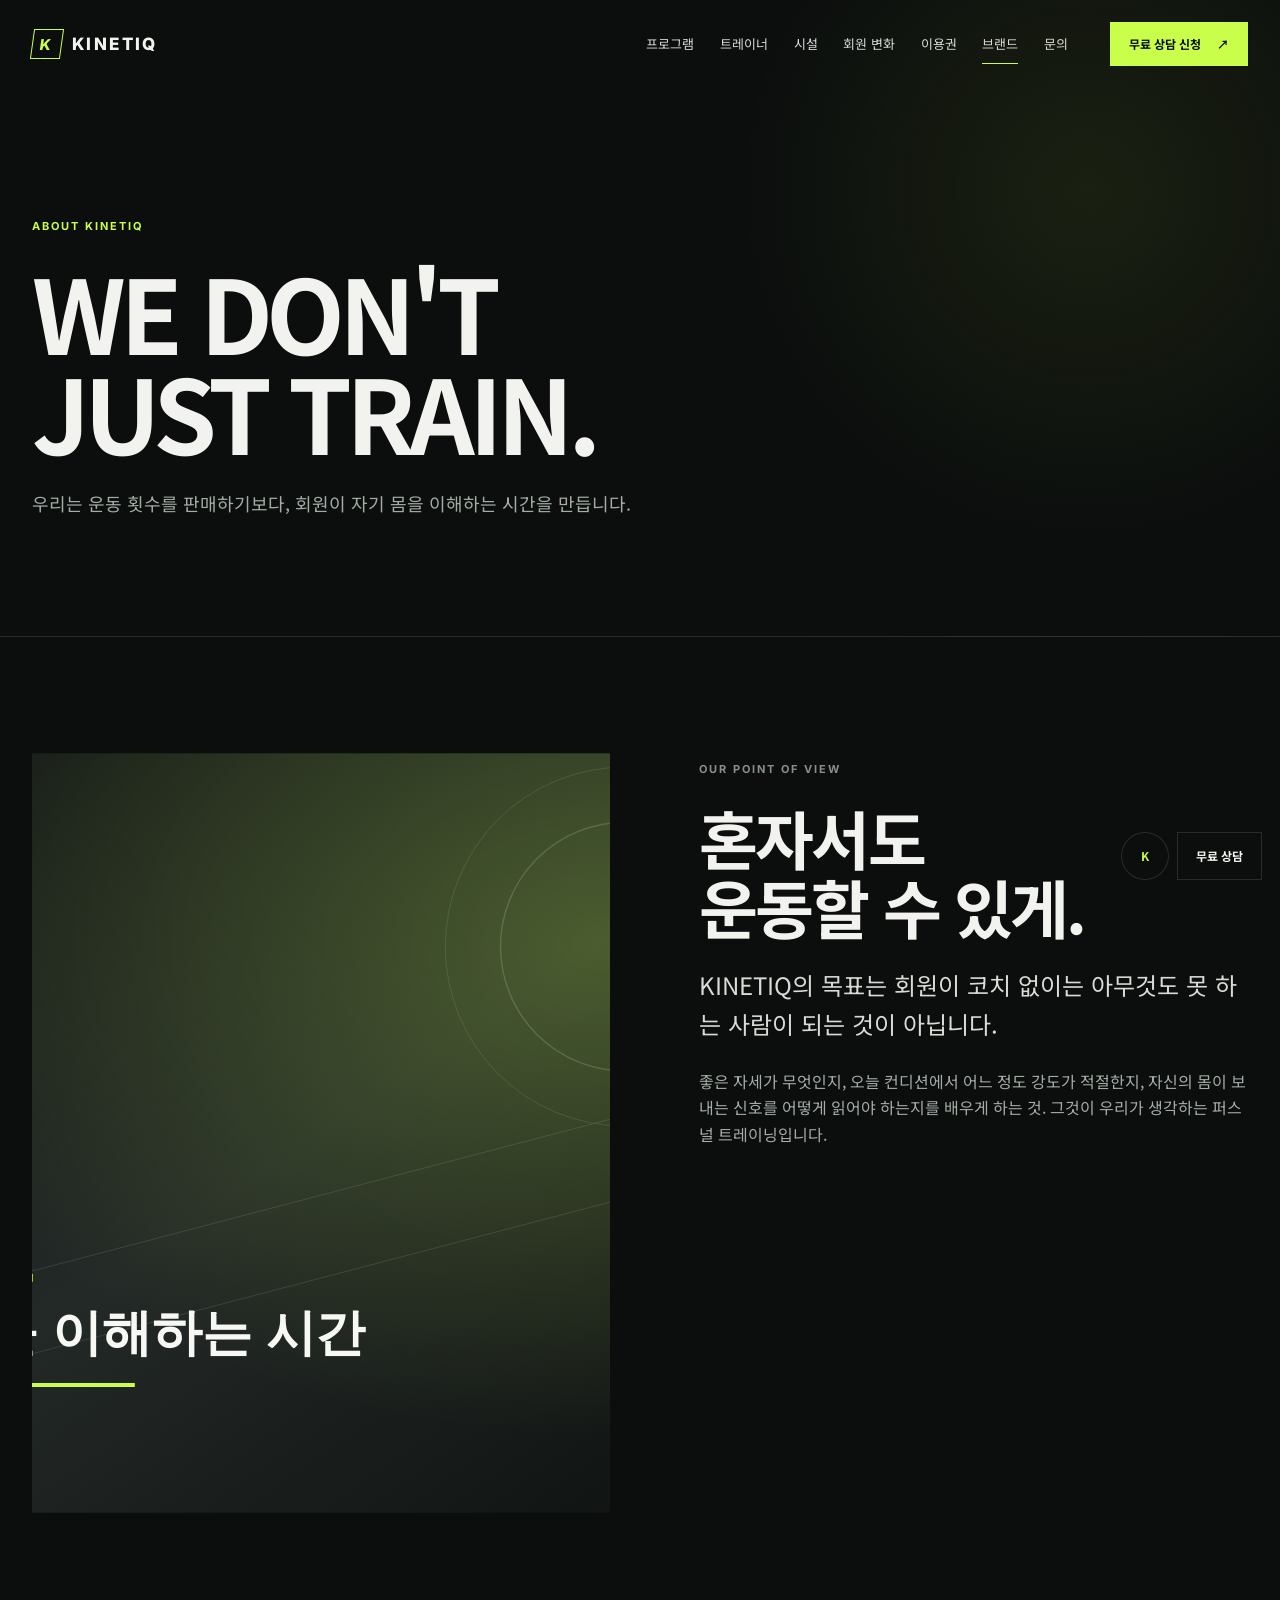
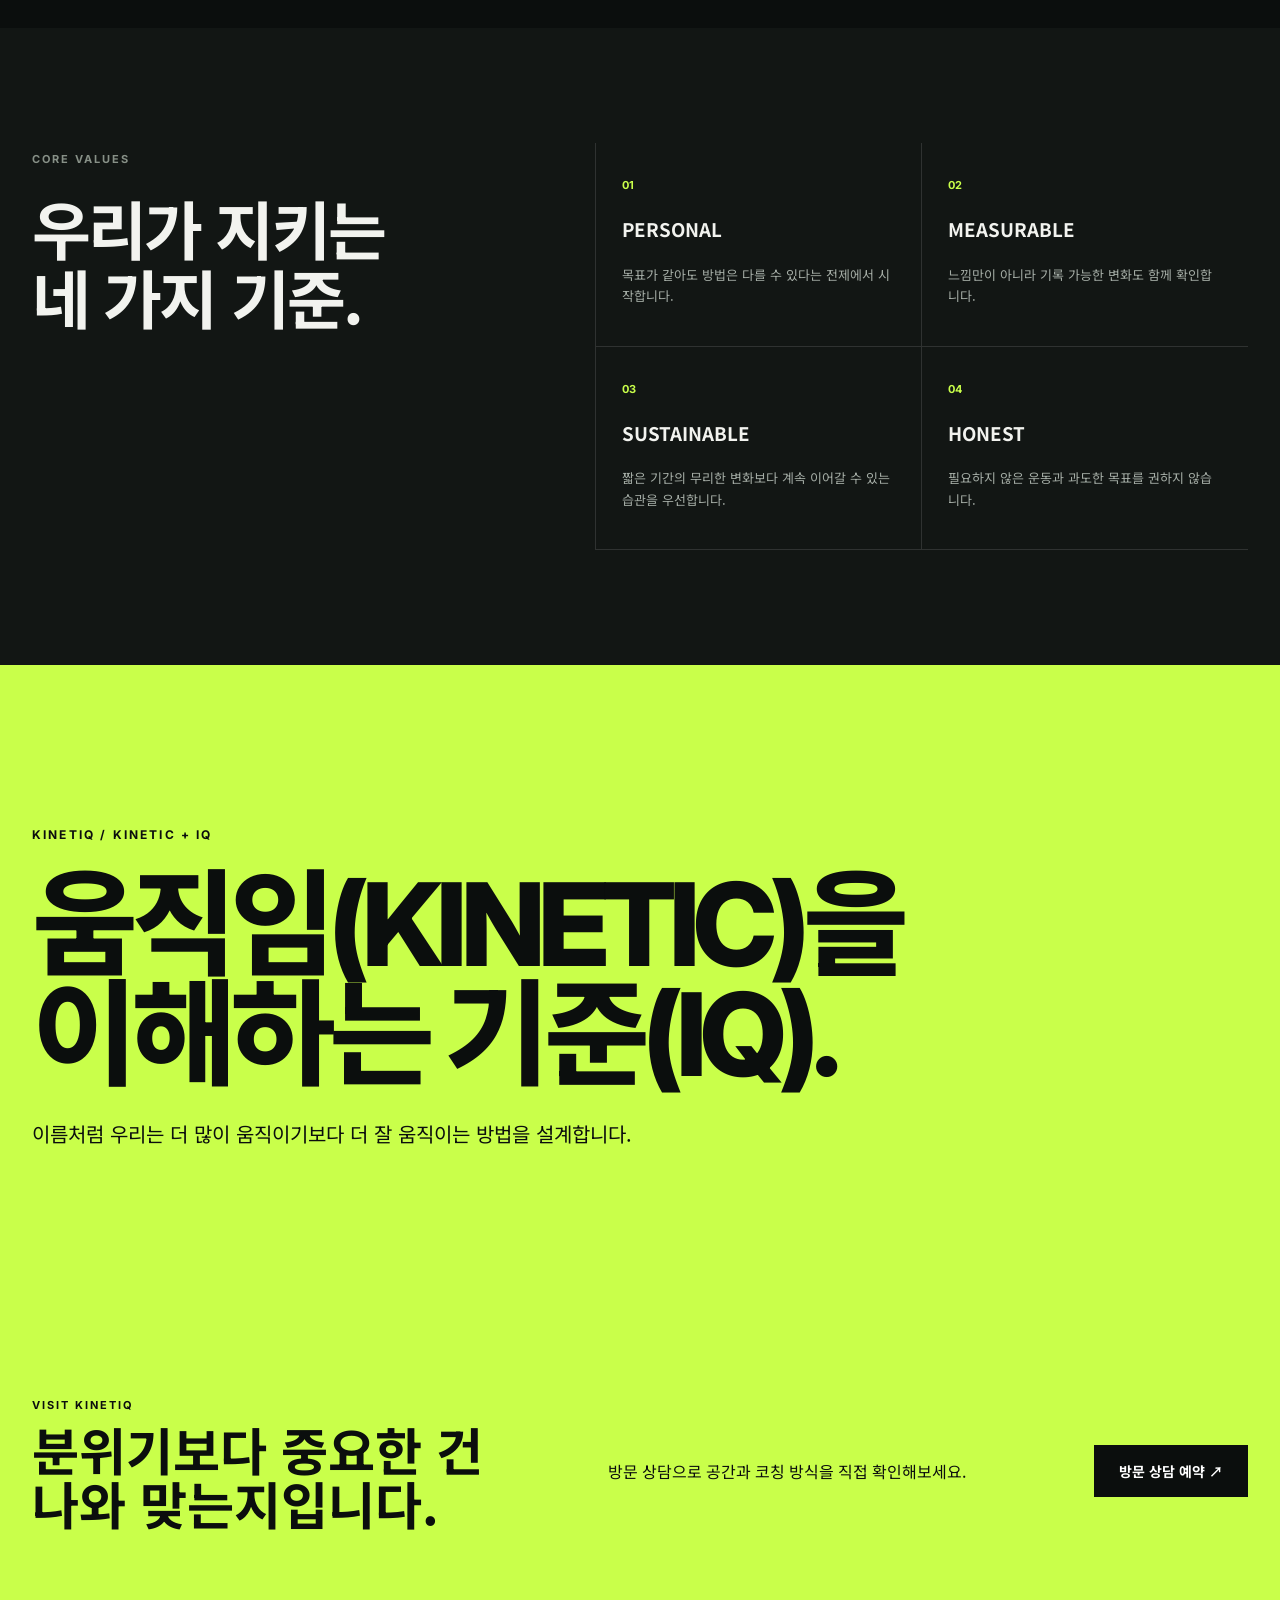
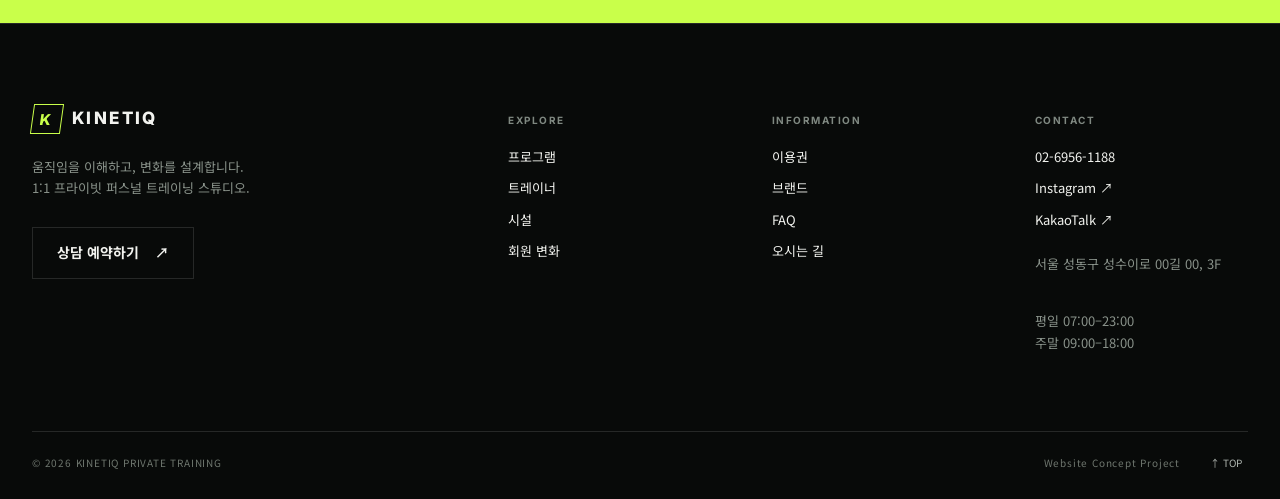
<file: about.html>
<!doctype html><html lang="ko"><head><meta charset="utf-8"><meta name="viewport" content="width=device-width,initial-scale=1"><title>브랜드 소개 | KINETIQ</title><meta name="description" content="KINETIQ의 퍼스널 트레이닝 철학과 핵심 가치, 브랜드 스토리를 소개합니다."><meta property="og:title" content="브랜드 소개 | KINETIQ"><meta property="og:description" content="KINETIQ의 퍼스널 트레이닝 철학과 핵심 가치, 브랜드 스토리를 소개합니다."><meta property="og:type" content="website"><meta name="theme-color" content="#0d100f"><link rel="icon" href="assets/icons/favicon.svg" type="image/svg+xml"><link rel="preconnect" href="https://fonts.googleapis.com"><link rel="preconnect" href="https://fonts.gstatic.com" crossorigin><link href="https://fonts.googleapis.com/css2?family=Inter:wght@500;600;700;800&family=Noto+Sans+KR:wght@400;500;600;700;800;900&display=swap" rel="stylesheet"><link rel="stylesheet" href="css/style.css"><link rel="stylesheet" href="css/responsive.css"><link rel="stylesheet" href="css/animations.css"></head><body class="page-about"><div class="scroll-progress" data-progress></div><header class="site-header" data-header>
  <div class="container nav-wrap">
    <a class="brand" href="index.html" aria-label="KINETIQ 홈"><span class="brand-mark">K</span><span class="brand-word">KINETIQ</span></a>
    <nav class="desktop-nav" aria-label="주요 메뉴">
      <a href="program.html">프로그램</a><a href="trainers.html">트레이너</a><a href="facility.html">시설</a><a href="results.html">회원 변화</a><a href="membership.html">이용권</a><a href="about.html">브랜드</a><a href="contact.html">문의</a>
    </nav>
    <a class="btn btn-small btn-accent desktop-cta" href="contact.html#consultation">무료 상담 신청 <span>↗</span></a>
    <button class="menu-toggle" type="button" aria-expanded="false" aria-controls="mobile-menu" aria-label="메뉴 열기"><span></span><span></span></button>
  </div>
  <div class="mobile-menu" id="mobile-menu" aria-hidden="true">
    <div class="mobile-menu-inner container">
      <p class="eyebrow">PRIVATE TRAINING STUDIO</p>
      <nav aria-label="모바일 메뉴"><a href="index.html">홈</a><a href="program.html">프로그램</a><a href="trainers.html">트레이너</a><a href="facility.html">시설</a><a href="results.html">회원 변화</a><a href="membership.html">이용권</a><a href="about.html">브랜드</a><a href="contact.html">문의</a></nav>
      <a class="btn btn-accent btn-full" href="contact.html#consultation">무료 상담 신청 <span>↗</span></a>
      <div class="mobile-contact"><a data-phone-link href="tel:02-6956-1188">02-6956-1188</a><span>서울 성수 · 예약제 운영</span></div>
    </div>
  </div>
</header><main><section class="page-hero about-hero"><div class="container"><p class="eyebrow">ABOUT KINETIQ</p><h1>WE DON'T<br>JUST TRAIN.</h1><p>우리는 운동 횟수를 판매하기보다, 회원이 자기 몸을 이해하는 시간을 만듭니다.</p></div></section><section class="section"><div class="container split-grid about-story"><div class="split-media reveal"><img class="" src="https://images.unsplash.com/photo-1649789261044-0c6a9fb528ff?auto=format&fit=crop&fm=jpg&q=75&w=1800" alt="트레이너가 회원의 움직임을 지도하는 장면" loading="lazy" decoding="async" onerror="this.onerror=null;this.src='images/common/about-coaching.svg'"></div><div class="split-copy"><p class="section-number">OUR POINT OF VIEW</p><h2>혼자서도<br>운동할 수 있게.</h2><p class="lead">KINETIQ의 목표는 회원이 코치 없이는 아무것도 못 하는 사람이 되는 것이 아닙니다.</p><p>좋은 자세가 무엇인지, 오늘 컨디션에서 어느 정도 강도가 적절한지, 자신의 몸이 보내는 신호를 어떻게 읽어야 하는지를 배우게 하는 것. 그것이 우리가 생각하는 퍼스널 트레이닝입니다.</p></div></div></section><section class="section section-surface"><div class="container values"><div><p class="section-number">CORE VALUES</p><h2>우리가 지키는<br>네 가지 기준.</h2></div><div class="values-grid"><article><b>01</b><h3>PERSONAL</h3><p>목표가 같아도 방법은 다를 수 있다는 전제에서 시작합니다.</p></article><article><b>02</b><h3>MEASURABLE</h3><p>느낌만이 아니라 기록 가능한 변화도 함께 확인합니다.</p></article><article><b>03</b><h3>SUSTAINABLE</h3><p>짧은 기간의 무리한 변화보다 계속 이어갈 수 있는 습관을 우선합니다.</p></article><article><b>04</b><h3>HONEST</h3><p>필요하지 않은 운동과 과도한 목표를 권하지 않습니다.</p></article></div></div></section><section class="brand-manifesto"><div class="container"><p>KINETIQ / KINETIC + IQ</p><h2>움직임(KINETIC)을<br>이해하는 기준(IQ).</h2><p>이름처럼 우리는 더 많이 움직이기보다 더 잘 움직이는 방법을 설계합니다.</p></div></section><section class="cta-strip"><div class="container"><div><p class="eyebrow">VISIT KINETIQ</p><h2>분위기보다 중요한 건<br>나와 맞는지입니다.</h2></div><p>방문 상담으로 공간과 코칭 방식을 직접 확인해보세요.</p><a class="btn btn-accent" href="contact.html#consultation">방문 상담 예약 ↗</a></div></section></main><footer class="site-footer" data-footer>
  <div class="container footer-grid">
    <div class="footer-brand"><a class="brand" href="index.html"><span class="brand-mark">K</span><span class="brand-word">KINETIQ</span></a><p>움직임을 이해하고, 변화를 설계합니다.<br>1:1 프라이빗 퍼스널 트레이닝 스튜디오.</p><a class="btn btn-ghost" href="contact.html#consultation">상담 예약하기 <span>↗</span></a></div>
    <div><h3>Explore</h3><a href="program.html">프로그램</a><a href="trainers.html">트레이너</a><a href="facility.html">시설</a><a href="results.html">회원 변화</a></div>
    <div><h3>Information</h3><a href="membership.html">이용권</a><a href="about.html">브랜드</a><a href="contact.html#faq">FAQ</a><a href="contact.html">오시는 길</a></div>
    <div><h3>Contact</h3><a data-phone-link href="tel:02-6956-1188">02-6956-1188</a><a data-instagram href="https://instagram.com/" target="_blank" rel="noreferrer">Instagram ↗</a><a data-kakao href="https://pf.kakao.com/" target="_blank" rel="noreferrer">KakaoTalk ↗</a><p data-address>서울 성동구 성수이로 00길 00, 3F</p><p>평일 07:00–23:00<br>주말 09:00–18:00</p></div>
  </div>
  <div class="container footer-bottom"><span>© 2026 KINETIQ PRIVATE TRAINING</span><span>Website Concept Project</span><button class="to-top" type="button" aria-label="페이지 맨 위로">↑ TOP</button></div>
</footer>
<div class="mobile-sticky-cta"><a href="contact.html#consultation">무료 PT 상담 <span>↗</span></a></div>
<div class="floating-actions"><a class="floating-dot" data-kakao href="https://pf.kakao.com/" target="_blank" rel="noreferrer" aria-label="카카오톡 상담">K</a><a class="floating-main" href="contact.html#consultation">무료 상담</a></div>
<script src="js/config.js"></script><script src="js/main.js"></script><script src="js/animations.js"></script><script src="js/slider.js"></script><script src="js/form.js"></script></body></html>
</file>
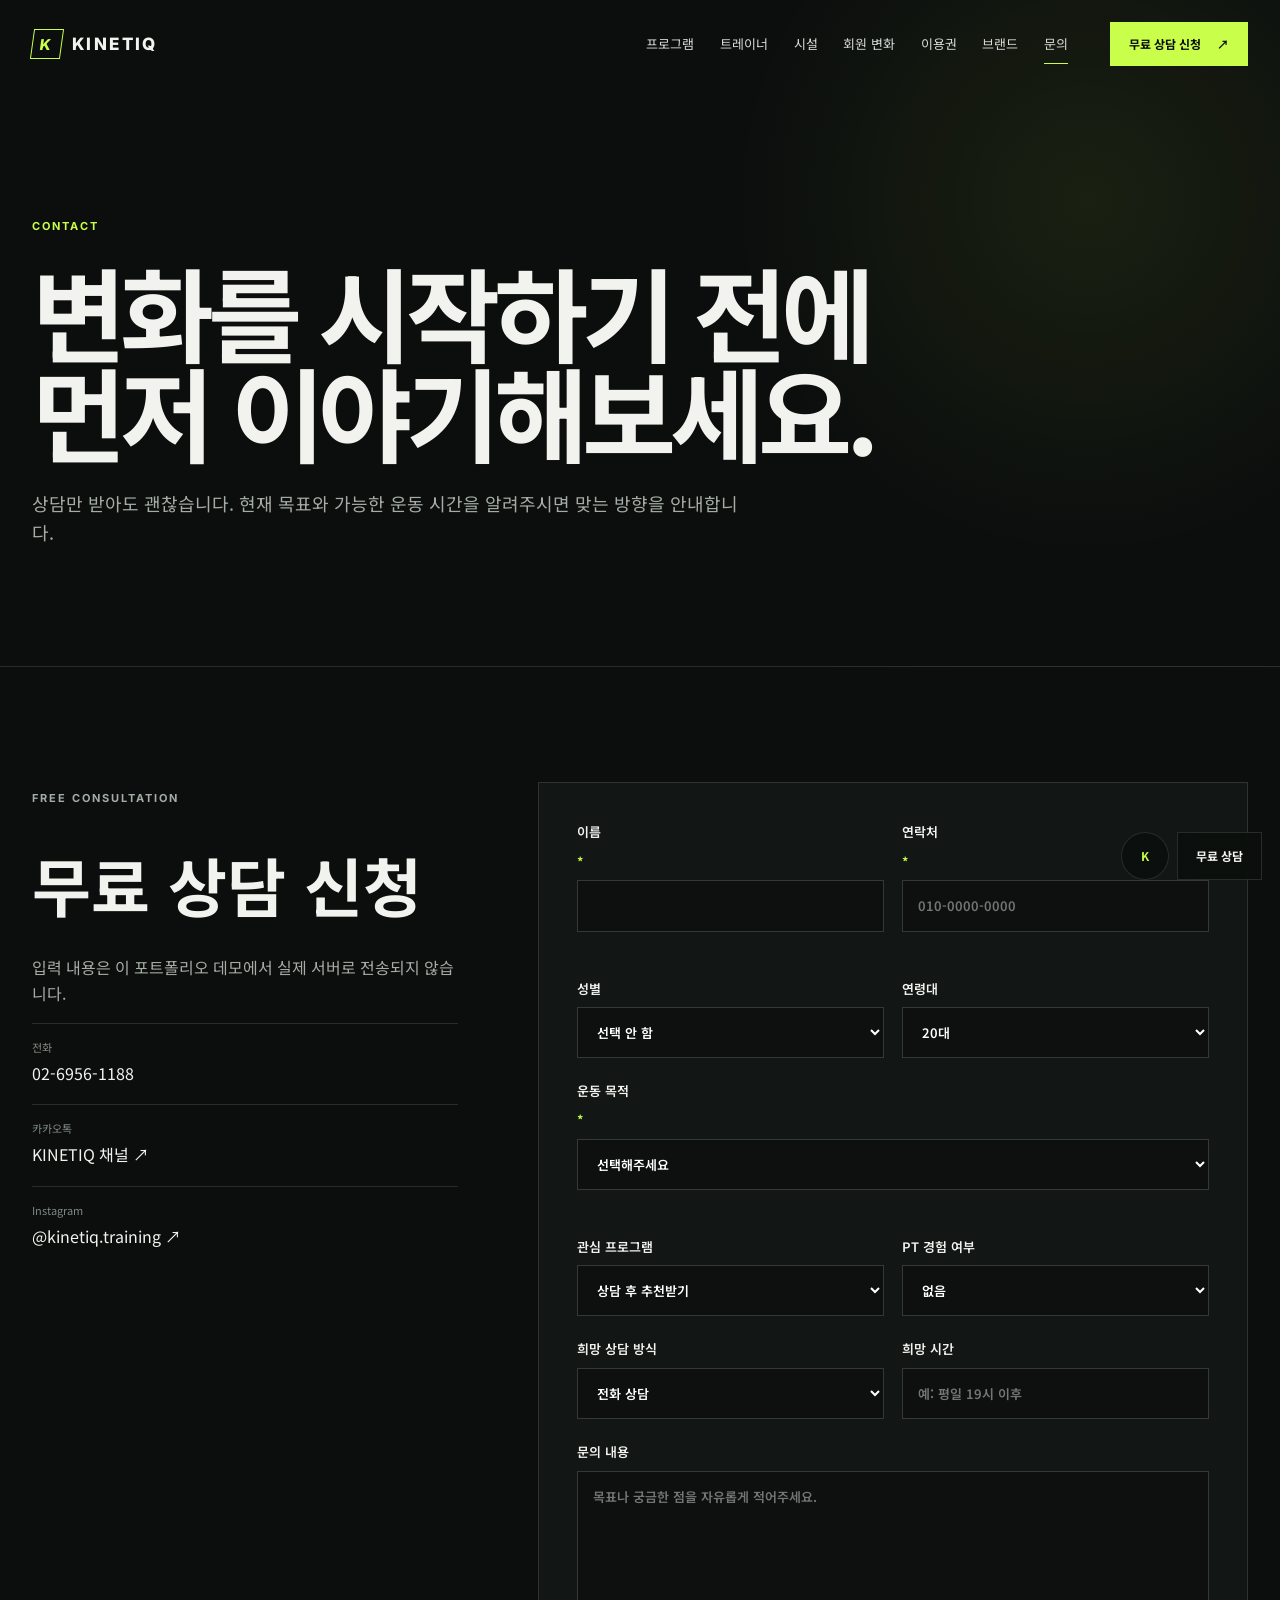
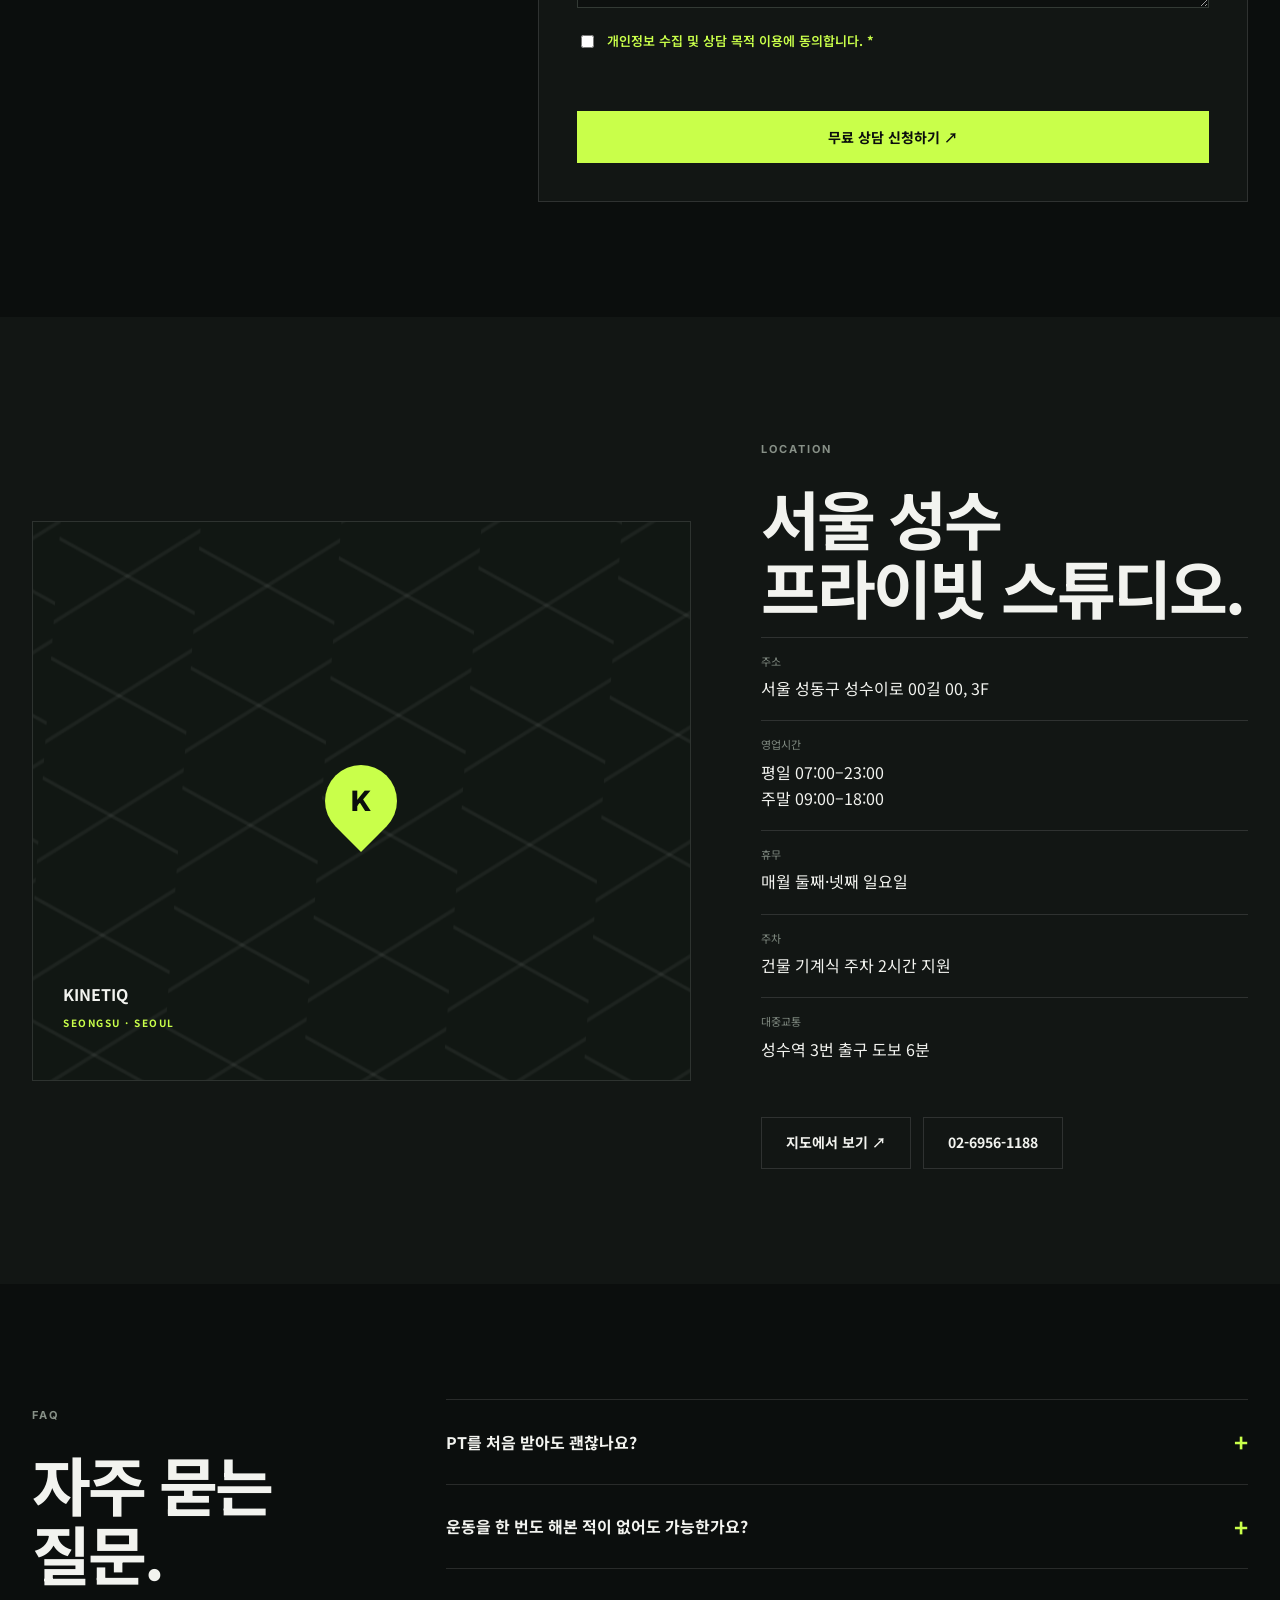
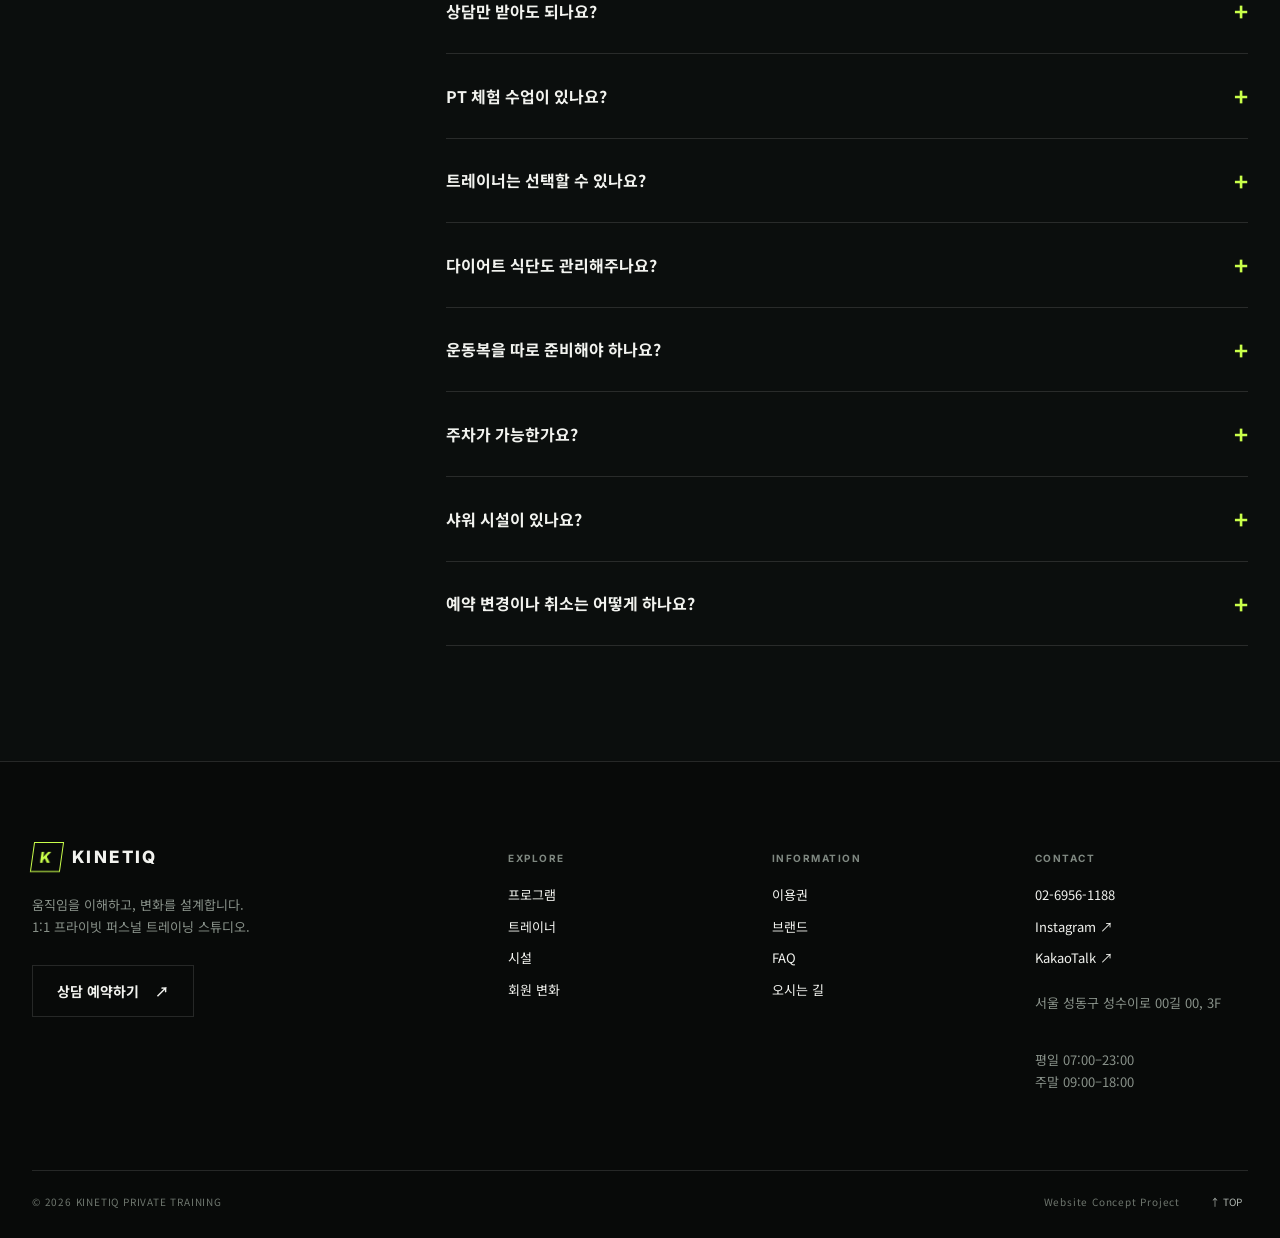
<file: contact.html>
<!doctype html><html lang="ko"><head><meta charset="utf-8"><meta name="viewport" content="width=device-width,initial-scale=1"><title>상담 및 위치 | KINETIQ</title><meta name="description" content="KINETIQ 무료 PT 상담 신청, 위치, 영업시간, FAQ를 확인하세요."><meta property="og:title" content="상담 및 위치 | KINETIQ"><meta property="og:description" content="KINETIQ 무료 PT 상담 신청, 위치, 영업시간, FAQ를 확인하세요."><meta property="og:type" content="website"><meta name="theme-color" content="#0d100f"><link rel="icon" href="assets/icons/favicon.svg" type="image/svg+xml"><link rel="preconnect" href="https://fonts.googleapis.com"><link rel="preconnect" href="https://fonts.gstatic.com" crossorigin><link href="https://fonts.googleapis.com/css2?family=Inter:wght@500;600;700;800&family=Noto+Sans+KR:wght@400;500;600;700;800;900&display=swap" rel="stylesheet"><link rel="stylesheet" href="css/style.css"><link rel="stylesheet" href="css/responsive.css"><link rel="stylesheet" href="css/animations.css"></head><body class="page-contact"><div class="scroll-progress" data-progress></div><header class="site-header" data-header>
  <div class="container nav-wrap">
    <a class="brand" href="index.html" aria-label="KINETIQ 홈"><span class="brand-mark">K</span><span class="brand-word">KINETIQ</span></a>
    <nav class="desktop-nav" aria-label="주요 메뉴">
      <a href="program.html">프로그램</a><a href="trainers.html">트레이너</a><a href="facility.html">시설</a><a href="results.html">회원 변화</a><a href="membership.html">이용권</a><a href="about.html">브랜드</a><a href="contact.html">문의</a>
    </nav>
    <a class="btn btn-small btn-accent desktop-cta" href="contact.html#consultation">무료 상담 신청 <span>↗</span></a>
    <button class="menu-toggle" type="button" aria-expanded="false" aria-controls="mobile-menu" aria-label="메뉴 열기"><span></span><span></span></button>
  </div>
  <div class="mobile-menu" id="mobile-menu" aria-hidden="true">
    <div class="mobile-menu-inner container">
      <p class="eyebrow">PRIVATE TRAINING STUDIO</p>
      <nav aria-label="모바일 메뉴"><a href="index.html">홈</a><a href="program.html">프로그램</a><a href="trainers.html">트레이너</a><a href="facility.html">시설</a><a href="results.html">회원 변화</a><a href="membership.html">이용권</a><a href="about.html">브랜드</a><a href="contact.html">문의</a></nav>
      <a class="btn btn-accent btn-full" href="contact.html#consultation">무료 상담 신청 <span>↗</span></a>
      <div class="mobile-contact"><a data-phone-link href="tel:02-6956-1188">02-6956-1188</a><span>서울 성수 · 예약제 운영</span></div>
    </div>
  </div>
</header><main><section class="page-hero"><div class="container"><p class="eyebrow">CONTACT</p><h1>변화를 시작하기 전에<br>먼저 이야기해보세요.</h1><p>상담만 받아도 괜찮습니다. 현재 목표와 가능한 운동 시간을 알려주시면 맞는 방향을 안내합니다.</p></div></section><section class="section" id="consultation"><div class="container contact-grid"><div class="contact-info"><p class="section-number">FREE CONSULTATION</p><h2>무료 상담 신청</h2><p>입력 내용은 이 포트폴리오 데모에서 실제 서버로 전송되지 않습니다.</p><dl><div><dt>전화</dt><dd><a data-phone-link href="tel:02-6956-1188">02-6956-1188</a></dd></div><div><dt>카카오톡</dt><dd><a data-kakao href="https://pf.kakao.com/" target="_blank" rel="noreferrer">KINETIQ 채널 ↗</a></dd></div><div><dt>Instagram</dt><dd><a data-instagram href="https://instagram.com/" target="_blank" rel="noreferrer">@kinetiq.training ↗</a></dd></div></dl></div><form class="consult-form" data-consult-form novalidate><div class="form-row"><label>이름 <span>*</span><input type="text" name="name" required autocomplete="name"><small></small></label><label>연락처 <span>*</span><input type="tel" name="phone" required inputmode="tel" placeholder="010-0000-0000" autocomplete="tel"><small></small></label></div><div class="form-row"><label>성별<select name="gender"><option value="">선택 안 함</option><option>여성</option><option>남성</option><option>기타 / 응답 안 함</option></select></label><label>연령대<select name="age"><option>10대</option><option selected>20대</option><option>30대</option><option>40대</option><option>50대 이상</option></select></label></div><label>운동 목적 <span>*</span><select name="goal" required><option value="">선택해주세요</option><option>체지방 감량 / 다이어트</option><option>근력 향상 / 근육 증가</option><option>체형 / 자세 개선</option><option>운동 초보자</option><option>스포츠 퍼포먼스</option><option>기타</option></select><small></small></label><div class="form-row"><label>관심 프로그램<select name="program"><option>상담 후 추천받기</option><option>BODY TRANSFORMATION</option><option>MUSCLE BUILDING</option><option>POSTURE & MOBILITY</option><option>BEGINNER PT</option><option>PERFORMANCE</option></select></label><label>PT 경험 여부<select name="experience"><option>없음</option><option>과거에 있음</option><option>현재 받고 있음</option></select></label></div><div class="form-row"><label>희망 상담 방식<select name="method"><option>전화 상담</option><option>카카오톡 상담</option><option>방문 상담</option></select></label><label>희망 시간<input type="text" name="time" placeholder="예: 평일 19시 이후"></label></div><label>문의 내용<textarea name="message" rows="5" placeholder="목표나 궁금한 점을 자유롭게 적어주세요."></textarea></label><label class="check-label"><input type="checkbox" name="privacy" required><span>개인정보 수집 및 상담 목적 이용에 동의합니다. <b>*</b></span></label><small class="privacy-error"></small><button class="btn btn-accent btn-full" type="submit">무료 상담 신청하기 ↗</button></form></div></section><section class="section section-surface location-section"><div class="container location-grid"><div class="map-placeholder"><div class="map-lines"></div><div class="map-pin"><span>K</span></div><p>KINETIQ<br><small>SEONGSU · SEOUL</small></p></div><div class="location-copy"><p class="section-number">LOCATION</p><h2>서울 성수<br>프라이빗 스튜디오.</h2><dl><div><dt>주소</dt><dd data-address>서울 성동구 성수이로 00길 00, 3F</dd></div><div><dt>영업시간</dt><dd>평일 07:00–23:00<br>주말 09:00–18:00</dd></div><div><dt>휴무</dt><dd>매월 둘째·넷째 일요일</dd></div><div><dt>주차</dt><dd>건물 기계식 주차 2시간 지원</dd></div><div><dt>대중교통</dt><dd>성수역 3번 출구 도보 6분</dd></div></dl><div class="hero-actions"><a class="btn btn-ghost" data-map-link href="https://map.naver.com/" target="_blank" rel="noreferrer">지도에서 보기 ↗</a><a class="btn btn-ghost" data-phone-link href="tel:02-6956-1188">전화 문의</a></div></div></div></section><section class="section" id="faq"><div class="container faq-wrap"><div><p class="section-number">FAQ</p><h2>자주 묻는<br>질문.</h2></div><div class="faq-list"><article class="faq-item"><button type="button" aria-expanded="false"><span>PT를 처음 받아도 괜찮나요?</span><i>+</i></button><div class="faq-answer"><p>네. 오히려 처음일수록 기구 사용법과 기본 움직임을 정확히 배우는 것이 도움이 됩니다. 첫 세션은 난도를 낮춰 진행합니다.</p></div></article><article class="faq-item"><button type="button" aria-expanded="false"><span>운동을 한 번도 해본 적이 없어도 가능한가요?</span><i>+</i></button><div class="faq-answer"><p>가능합니다. 현재 체력과 운동 경험을 확인하고 기초 동작부터 단계적으로 시작합니다.</p></div></article><article class="faq-item"><button type="button" aria-expanded="false"><span>상담만 받아도 되나요?</span><i>+</i></button><div class="faq-answer"><p>가능합니다. 상담 후 바로 등록하지 않아도 되며, 목표와 현재 상태에 맞는 방향을 안내받을 수 있습니다.</p></div></article><article class="faq-item"><button type="button" aria-expanded="false"><span>PT 체험 수업이 있나요?</span><i>+</i></button><div class="faq-answer"><p>네. 1회 체험 PT는 상담, 기본 움직임 확인, 50분 세션으로 구성되어 있습니다.</p></div></article><article class="faq-item"><button type="button" aria-expanded="false"><span>트레이너는 선택할 수 있나요?</span><i>+</i></button><div class="faq-answer"><p>희망 코치가 있다면 상담 시 말씀해 주세요. 전문 분야와 가능한 시간대를 함께 확인해 배정합니다.</p></div></article><article class="faq-item"><button type="button" aria-expanded="false"><span>다이어트 식단도 관리해주나요?</span><i>+</i></button><div class="faq-answer"><p>의료적 식단 처방이 아닌 일반적인 생활 습관과 식사 기록 피드백 범위에서 도움을 드립니다.</p></div></article><article class="faq-item"><button type="button" aria-expanded="false"><span>운동복을 따로 준비해야 하나요?</span><i>+</i></button><div class="faq-answer"><p>편한 운동복과 실내 운동화를 권장합니다. 체험 PT에는 운동복 대여가 포함된 설정으로 구성되어 있습니다.</p></div></article><article class="faq-item"><button type="button" aria-expanded="false"><span>주차가 가능한가요?</span><i>+</i></button><div class="faq-answer"><p>건물 기계식 주차를 2시간 지원하는 가상 운영 설정입니다. 실제 사이트 제작 시 주차 정책을 교체하세요.</p></div></article><article class="faq-item"><button type="button" aria-expanded="false"><span>샤워 시설이 있나요?</span><i>+</i></button><div class="faq-answer"><p>개별 샤워 부스와 기본 어메니티가 준비된 설정입니다.</p></div></article><article class="faq-item"><button type="button" aria-expanded="false"><span>예약 변경이나 취소는 어떻게 하나요?</span><i>+</i></button><div class="faq-answer"><p>세션 12시간 전까지 담당 코치 또는 채널을 통해 변경할 수 있도록 운영하는 설정입니다.</p></div></article></div></div></section><div class="success-modal" data-success-modal aria-hidden="true"><div class="success-card" role="dialog" aria-modal="true" aria-labelledby="success-title"><button type="button" data-success-close aria-label="완료창 닫기">×</button><p class="eyebrow">FRONT-END DEMO</p><h2 id="success-title">상담 신청이<br>접수된 화면입니다.</h2><p>이 데모에서는 실제 서버로 전송되지 않습니다. 실제 사이트에서는 백엔드 또는 폼 서비스 연결이 필요합니다.</p><button class="btn btn-accent" type="button" data-success-close>확인</button></div></div></main><footer class="site-footer" data-footer>
  <div class="container footer-grid">
    <div class="footer-brand"><a class="brand" href="index.html"><span class="brand-mark">K</span><span class="brand-word">KINETIQ</span></a><p>움직임을 이해하고, 변화를 설계합니다.<br>1:1 프라이빗 퍼스널 트레이닝 스튜디오.</p><a class="btn btn-ghost" href="contact.html#consultation">상담 예약하기 <span>↗</span></a></div>
    <div><h3>Explore</h3><a href="program.html">프로그램</a><a href="trainers.html">트레이너</a><a href="facility.html">시설</a><a href="results.html">회원 변화</a></div>
    <div><h3>Information</h3><a href="membership.html">이용권</a><a href="about.html">브랜드</a><a href="contact.html#faq">FAQ</a><a href="contact.html">오시는 길</a></div>
    <div><h3>Contact</h3><a data-phone-link href="tel:02-6956-1188">02-6956-1188</a><a data-instagram href="https://instagram.com/" target="_blank" rel="noreferrer">Instagram ↗</a><a data-kakao href="https://pf.kakao.com/" target="_blank" rel="noreferrer">KakaoTalk ↗</a><p data-address>서울 성동구 성수이로 00길 00, 3F</p><p>평일 07:00–23:00<br>주말 09:00–18:00</p></div>
  </div>
  <div class="container footer-bottom"><span>© 2026 KINETIQ PRIVATE TRAINING</span><span>Website Concept Project</span><button class="to-top" type="button" aria-label="페이지 맨 위로">↑ TOP</button></div>
</footer>
<div class="mobile-sticky-cta"><a href="contact.html#consultation">무료 PT 상담 <span>↗</span></a></div>
<div class="floating-actions"><a class="floating-dot" data-kakao href="https://pf.kakao.com/" target="_blank" rel="noreferrer" aria-label="카카오톡 상담">K</a><a class="floating-main" href="contact.html#consultation">무료 상담</a></div>
<script src="js/config.js"></script><script src="js/main.js"></script><script src="js/animations.js"></script><script src="js/slider.js"></script><script src="js/form.js"></script></body></html>
</file>
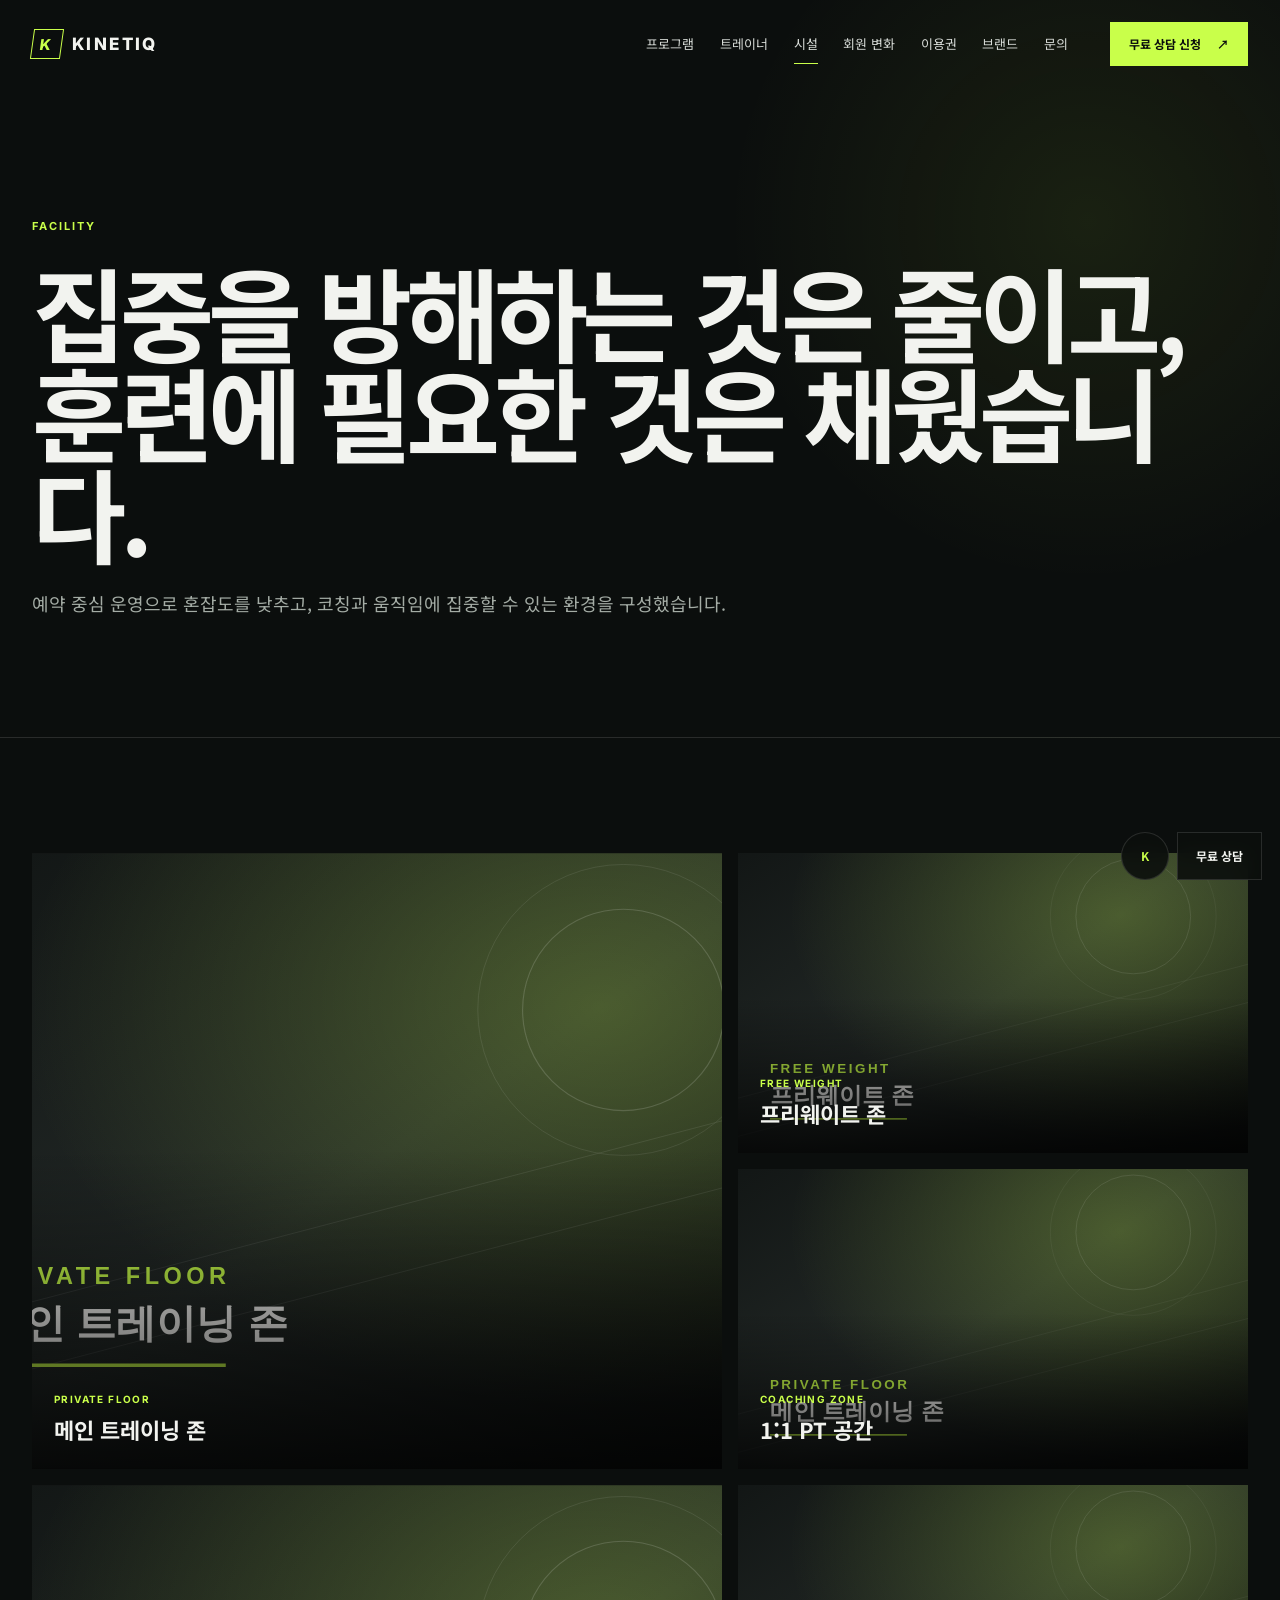
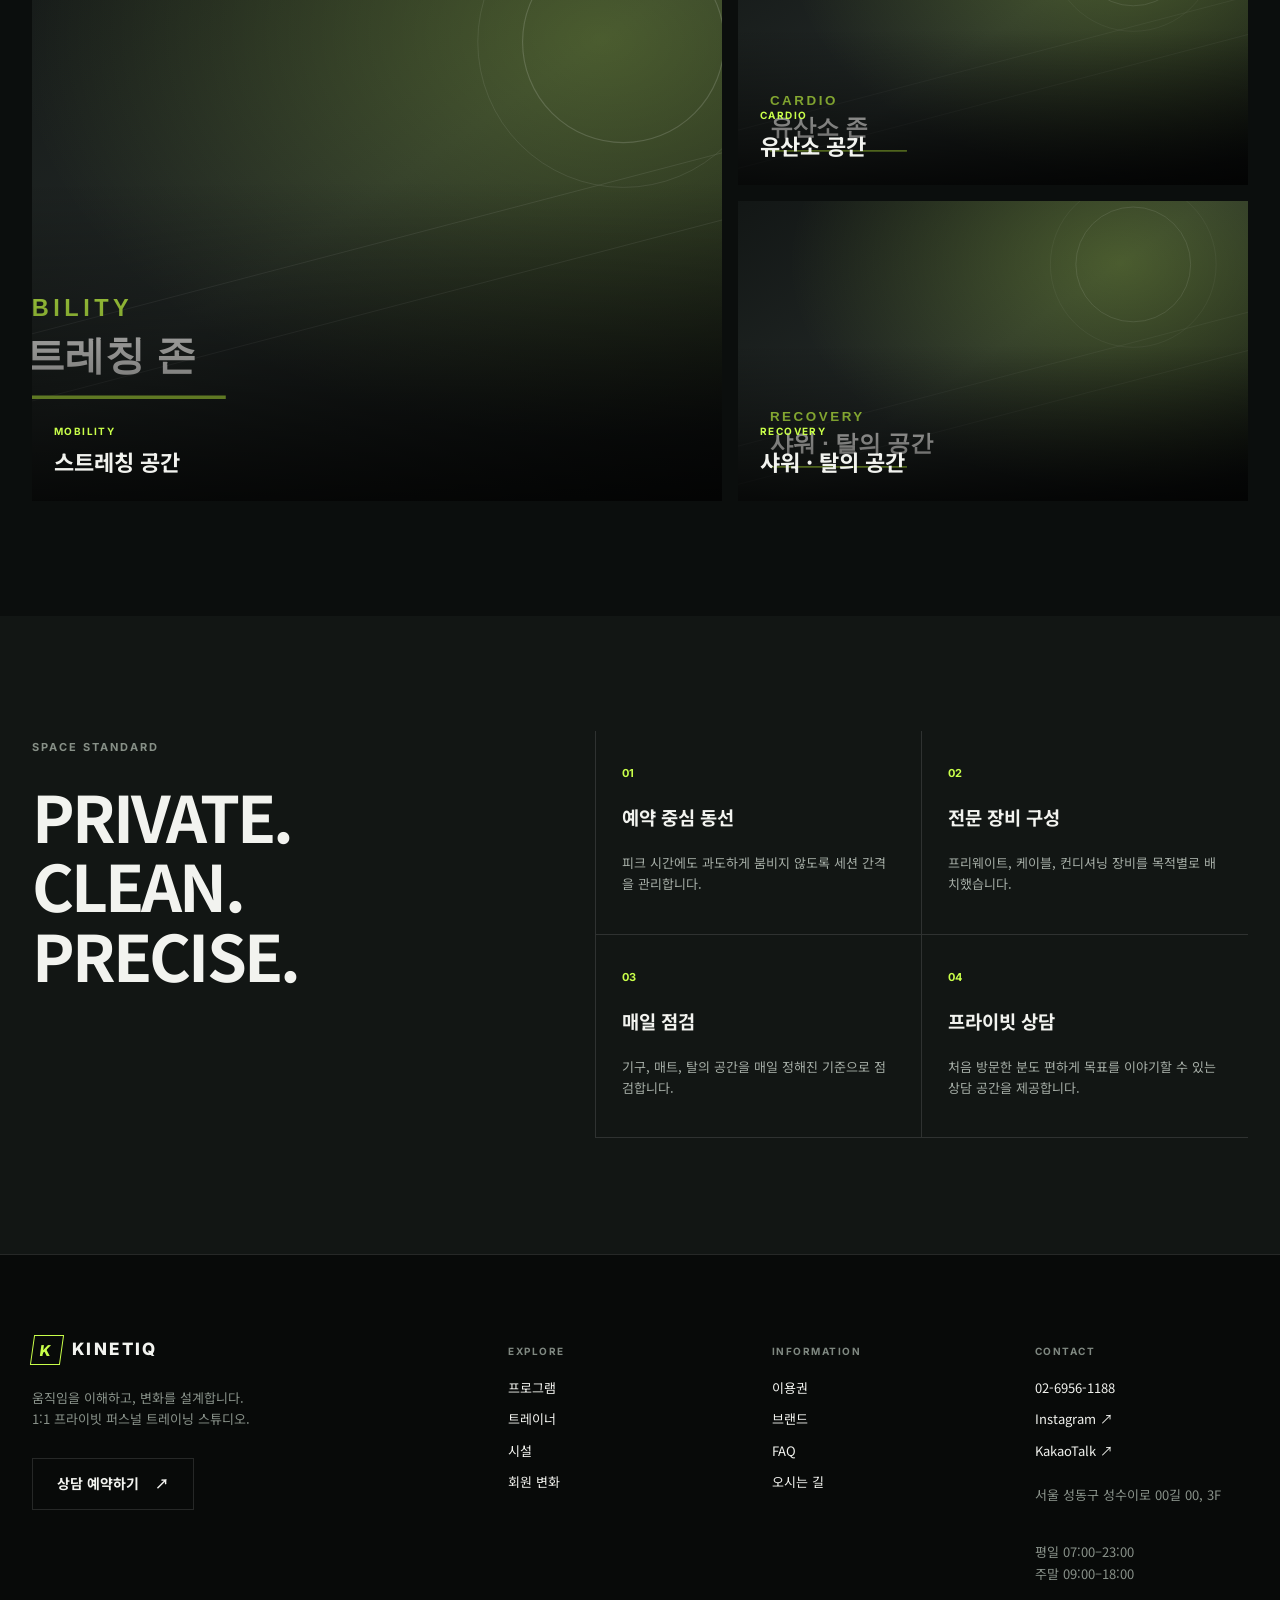
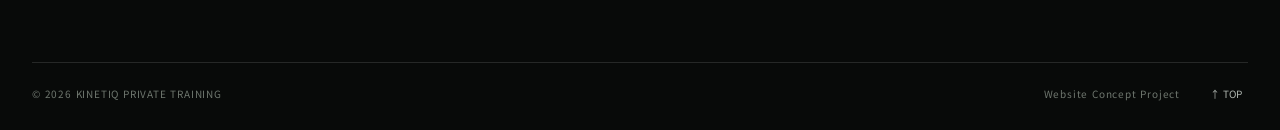
<file: facility.html>
<!doctype html><html lang="ko"><head><meta charset="utf-8"><meta name="viewport" content="width=device-width,initial-scale=1"><title>시설 안내 | KINETIQ</title><meta name="description" content="프라이빗 트레이닝 공간, 프리웨이트, 모빌리티, 유산소 및 샤워 시설을 확인하세요."><meta property="og:title" content="시설 안내 | KINETIQ"><meta property="og:description" content="프라이빗 트레이닝 공간, 프리웨이트, 모빌리티, 유산소 및 샤워 시설을 확인하세요."><meta property="og:type" content="website"><meta name="theme-color" content="#0d100f"><link rel="icon" href="assets/icons/favicon.svg" type="image/svg+xml"><link rel="preconnect" href="https://fonts.googleapis.com"><link rel="preconnect" href="https://fonts.gstatic.com" crossorigin><link href="https://fonts.googleapis.com/css2?family=Inter:wght@500;600;700;800&family=Noto+Sans+KR:wght@400;500;600;700;800;900&display=swap" rel="stylesheet"><link rel="stylesheet" href="css/style.css"><link rel="stylesheet" href="css/responsive.css"><link rel="stylesheet" href="css/animations.css"></head><body class="page-facility"><div class="scroll-progress" data-progress></div><header class="site-header" data-header>
  <div class="container nav-wrap">
    <a class="brand" href="index.html" aria-label="KINETIQ 홈"><span class="brand-mark">K</span><span class="brand-word">KINETIQ</span></a>
    <nav class="desktop-nav" aria-label="주요 메뉴">
      <a href="program.html">프로그램</a><a href="trainers.html">트레이너</a><a href="facility.html">시설</a><a href="results.html">회원 변화</a><a href="membership.html">이용권</a><a href="about.html">브랜드</a><a href="contact.html">문의</a>
    </nav>
    <a class="btn btn-small btn-accent desktop-cta" href="contact.html#consultation">무료 상담 신청 <span>↗</span></a>
    <button class="menu-toggle" type="button" aria-expanded="false" aria-controls="mobile-menu" aria-label="메뉴 열기"><span></span><span></span></button>
  </div>
  <div class="mobile-menu" id="mobile-menu" aria-hidden="true">
    <div class="mobile-menu-inner container">
      <p class="eyebrow">PRIVATE TRAINING STUDIO</p>
      <nav aria-label="모바일 메뉴"><a href="index.html">홈</a><a href="program.html">프로그램</a><a href="trainers.html">트레이너</a><a href="facility.html">시설</a><a href="results.html">회원 변화</a><a href="membership.html">이용권</a><a href="about.html">브랜드</a><a href="contact.html">문의</a></nav>
      <a class="btn btn-accent btn-full" href="contact.html#consultation">무료 상담 신청 <span>↗</span></a>
      <div class="mobile-contact"><a data-phone-link href="tel:02-6956-1188">02-6956-1188</a><span>서울 성수 · 예약제 운영</span></div>
    </div>
  </div>
</header><main><section class="page-hero"><div class="container"><p class="eyebrow">FACILITY</p><h1>집중을 방해하는 것은 줄이고,<br>훈련에 필요한 것은 채웠습니다.</h1><p>예약 중심 운영으로 혼잡도를 낮추고, 코칭과 움직임에 집중할 수 있는 환경을 구성했습니다.</p></div></section><section class="section"><div class="container editorial-gallery"><button class="facility-item reveal" type="button" data-gallery-item data-gallery-src="https://images.unsplash.com/photo-1758448756350-3d0eec02ba37?auto=format&fit=crop&fm=jpg&q=75&w=2200" data-gallery-title="메인 트레이닝 존"><img class="" src="https://images.unsplash.com/photo-1758448756350-3d0eec02ba37?auto=format&fit=crop&fm=jpg&q=75&w=2200" alt="메인 트레이닝 존" loading="lazy" decoding="async" onerror="this.onerror=null;this.src='images/facility/facility-main.svg'"><span><b>PRIVATE FLOOR</b>메인 트레이닝 존</span></button><button class="facility-item reveal" type="button" data-gallery-item data-gallery-src="https://images.unsplash.com/photo-1778828494365-c798ff9cce2c?auto=format&fit=crop&fm=jpg&q=75&w=2200" data-gallery-title="프리웨이트 존"><img class="" src="https://images.unsplash.com/photo-1778828494365-c798ff9cce2c?auto=format&fit=crop&fm=jpg&q=75&w=2200" alt="프리웨이트 존" loading="lazy" decoding="async" onerror="this.onerror=null;this.src='images/facility/facility-freeweight.svg'"><span><b>FREE WEIGHT</b>프리웨이트 존</span></button><button class="facility-item reveal" type="button" data-gallery-item data-gallery-src="https://images.unsplash.com/photo-1704223523641-db697388f7b8?auto=format&fit=crop&fm=jpg&q=75&w=1800" data-gallery-title="1:1 PT 공간"><img class="" src="https://images.unsplash.com/photo-1704223523641-db697388f7b8?auto=format&fit=crop&fm=jpg&q=75&w=1800" alt="1:1 PT 공간" loading="lazy" decoding="async" onerror="this.onerror=null;this.src='images/facility/facility-main.svg'"><span><b>COACHING ZONE</b>1:1 PT 공간</span></button><button class="facility-item reveal" type="button" data-gallery-item data-gallery-src="https://images.unsplash.com/photo-1641625997768-c59943f7e10e?auto=format&fit=crop&fm=jpg&q=75&w=1800" data-gallery-title="스트레칭 공간"><img class="" src="https://images.unsplash.com/photo-1641625997768-c59943f7e10e?auto=format&fit=crop&fm=jpg&q=75&w=1800" alt="스트레칭 공간" loading="lazy" decoding="async" onerror="this.onerror=null;this.src='images/facility/facility-stretch.svg'"><span><b>MOBILITY</b>스트레칭 공간</span></button><button class="facility-item reveal" type="button" data-gallery-item data-gallery-src="https://images.unsplash.com/photo-1649789261044-0c6a9fb528ff?auto=format&fit=crop&fm=jpg&q=75&w=1800" data-gallery-title="유산소 공간"><img class="" src="https://images.unsplash.com/photo-1649789261044-0c6a9fb528ff?auto=format&fit=crop&fm=jpg&q=75&w=1800" alt="유산소 공간" loading="lazy" decoding="async" onerror="this.onerror=null;this.src='images/facility/facility-cardio.svg'"><span><b>CARDIO</b>유산소 공간</span></button><button class="facility-item reveal" type="button" data-gallery-item data-gallery-src="https://images.unsplash.com/photo-1738321791241-5f52b251ae5f?auto=format&fit=crop&fm=jpg&q=75&w=1800" data-gallery-title="샤워 · 탈의 공간"><img class="" src="https://images.unsplash.com/photo-1738321791241-5f52b251ae5f?auto=format&fit=crop&fm=jpg&q=75&w=1800" alt="샤워 · 탈의 공간" loading="lazy" decoding="async" onerror="this.onerror=null;this.src='images/facility/facility-locker.svg'"><span><b>RECOVERY</b>샤워 · 탈의 공간</span></button></div></section><section class="section section-surface"><div class="container facility-facts"><div><p class="section-number">SPACE STANDARD</p><h2>PRIVATE.<br>CLEAN.<br>PRECISE.</h2></div><div class="facts-grid"><article><b>01</b><h3>예약 중심 동선</h3><p>피크 시간에도 과도하게 붐비지 않도록 세션 간격을 관리합니다.</p></article><article><b>02</b><h3>전문 장비 구성</h3><p>프리웨이트, 케이블, 컨디셔닝 장비를 목적별로 배치했습니다.</p></article><article><b>03</b><h3>매일 점검</h3><p>기구, 매트, 탈의 공간을 매일 정해진 기준으로 점검합니다.</p></article><article><b>04</b><h3>프라이빗 상담</h3><p>처음 방문한 분도 편하게 목표를 이야기할 수 있는 상담 공간을 제공합니다.</p></article></div></div></section><div class="gallery-modal" data-gallery-modal aria-hidden="true"><button type="button" class="gallery-close" data-gallery-close aria-label="갤러리 닫기">×</button><figure><img data-gallery-image alt=""><figcaption data-gallery-caption></figcaption></figure></div></main><footer class="site-footer" data-footer>
  <div class="container footer-grid">
    <div class="footer-brand"><a class="brand" href="index.html"><span class="brand-mark">K</span><span class="brand-word">KINETIQ</span></a><p>움직임을 이해하고, 변화를 설계합니다.<br>1:1 프라이빗 퍼스널 트레이닝 스튜디오.</p><a class="btn btn-ghost" href="contact.html#consultation">상담 예약하기 <span>↗</span></a></div>
    <div><h3>Explore</h3><a href="program.html">프로그램</a><a href="trainers.html">트레이너</a><a href="facility.html">시설</a><a href="results.html">회원 변화</a></div>
    <div><h3>Information</h3><a href="membership.html">이용권</a><a href="about.html">브랜드</a><a href="contact.html#faq">FAQ</a><a href="contact.html">오시는 길</a></div>
    <div><h3>Contact</h3><a data-phone-link href="tel:02-6956-1188">02-6956-1188</a><a data-instagram href="https://instagram.com/" target="_blank" rel="noreferrer">Instagram ↗</a><a data-kakao href="https://pf.kakao.com/" target="_blank" rel="noreferrer">KakaoTalk ↗</a><p data-address>서울 성동구 성수이로 00길 00, 3F</p><p>평일 07:00–23:00<br>주말 09:00–18:00</p></div>
  </div>
  <div class="container footer-bottom"><span>© 2026 KINETIQ PRIVATE TRAINING</span><span>Website Concept Project</span><button class="to-top" type="button" aria-label="페이지 맨 위로">↑ TOP</button></div>
</footer>
<div class="mobile-sticky-cta"><a href="contact.html#consultation">무료 PT 상담 <span>↗</span></a></div>
<div class="floating-actions"><a class="floating-dot" data-kakao href="https://pf.kakao.com/" target="_blank" rel="noreferrer" aria-label="카카오톡 상담">K</a><a class="floating-main" href="contact.html#consultation">무료 상담</a></div>
<script src="js/config.js"></script><script src="js/main.js"></script><script src="js/animations.js"></script><script src="js/slider.js"></script><script src="js/form.js"></script></body></html>
</file>
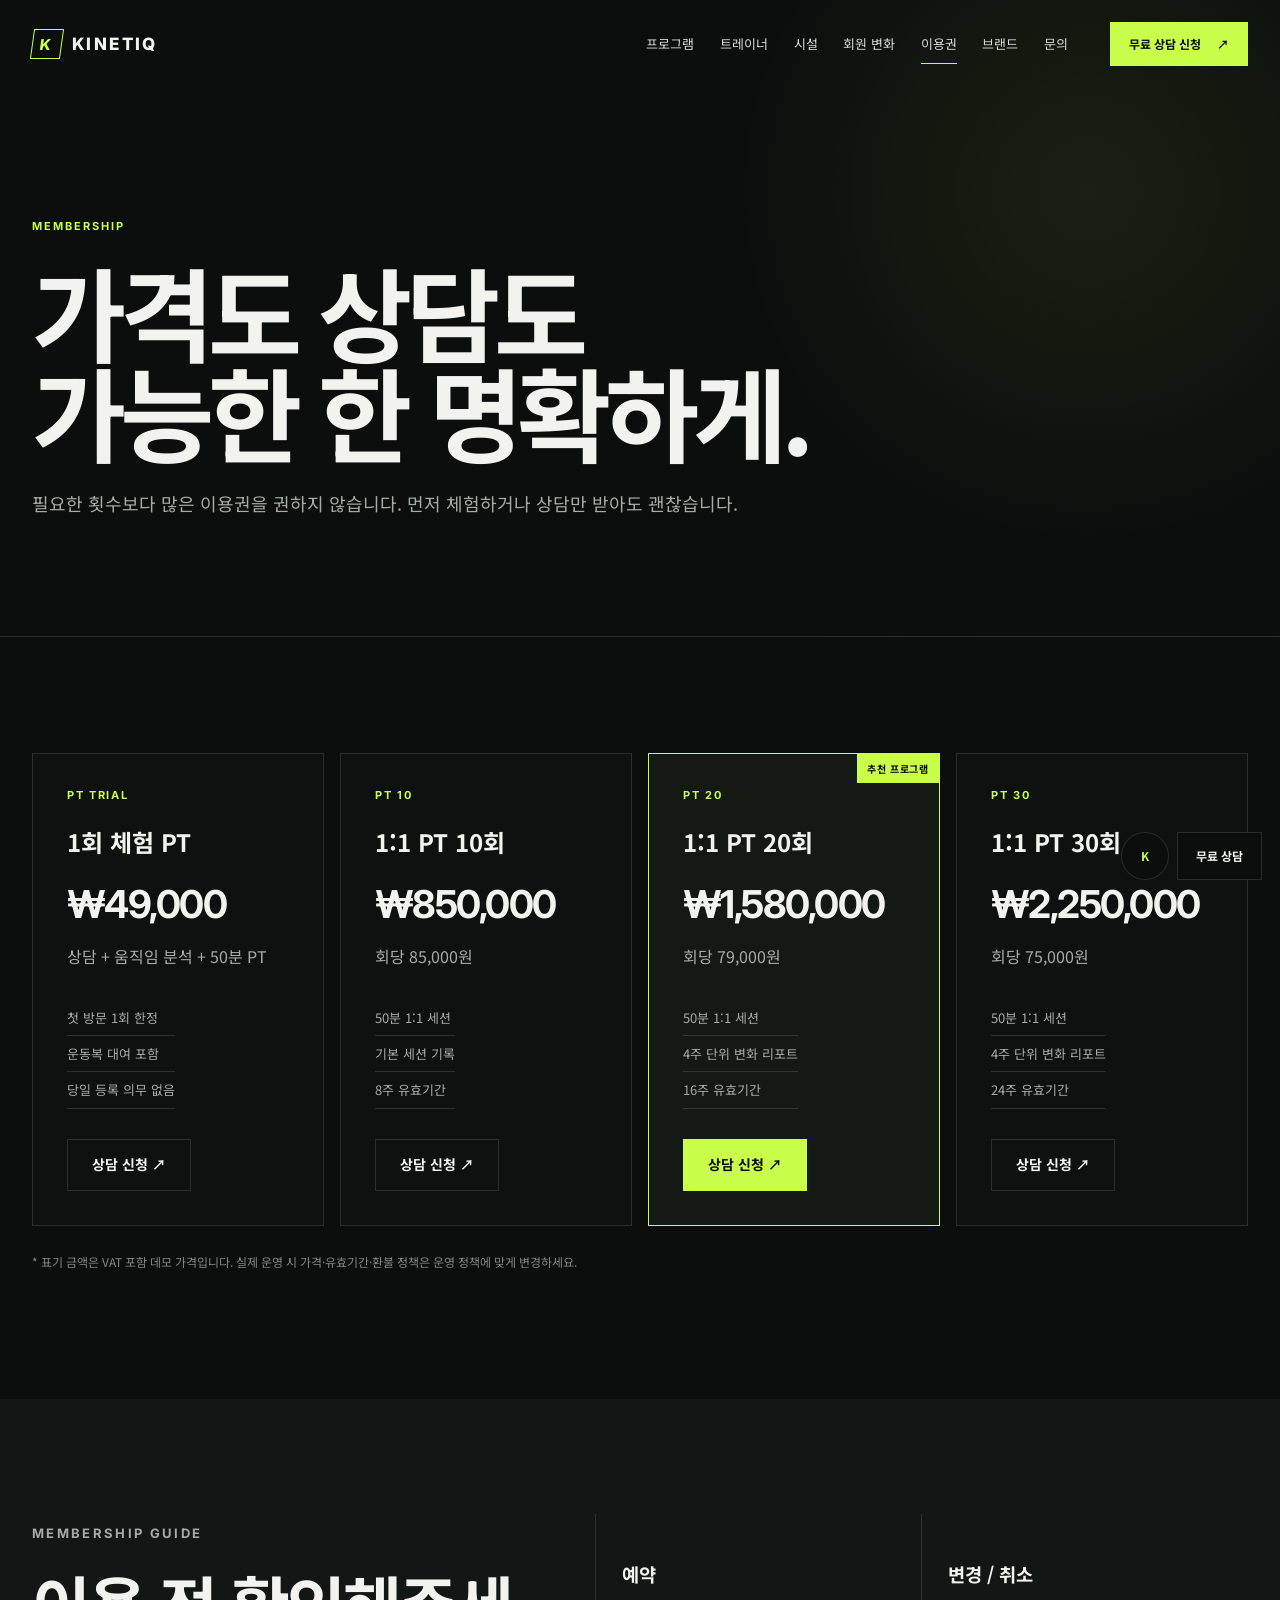
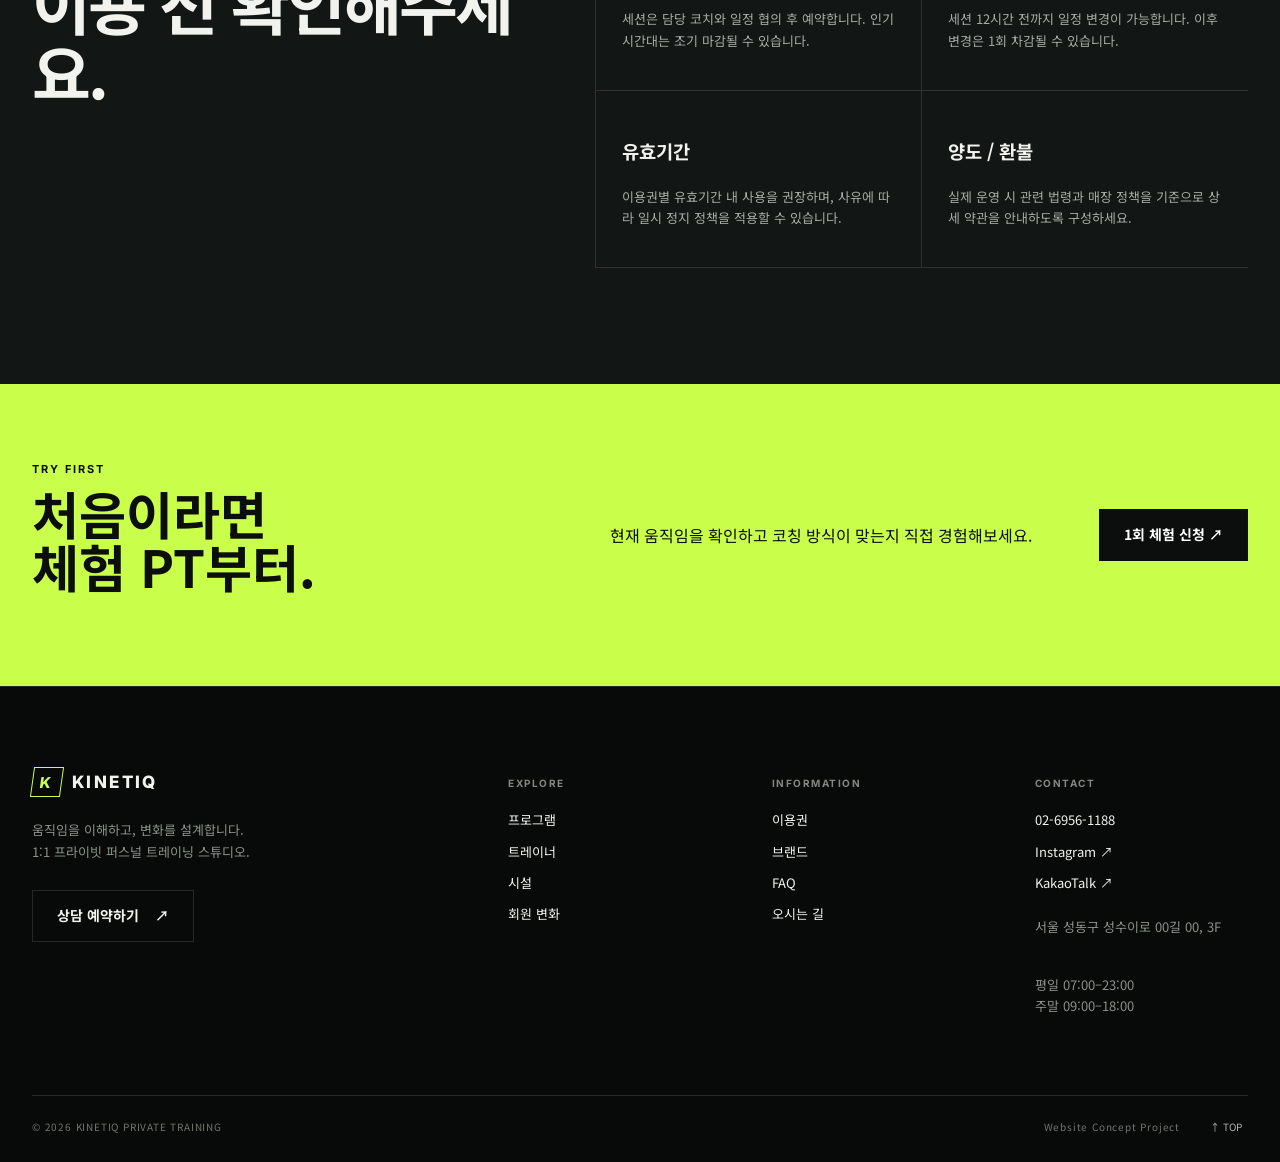
<file: membership.html>
<!doctype html><html lang="ko"><head><meta charset="utf-8"><meta name="viewport" content="width=device-width,initial-scale=1"><title>PT 가격 및 이용권 | KINETIQ</title><meta name="description" content="1회 체험 PT와 10회, 20회, 30회 퍼스널 트레이닝 이용권 안내."><meta property="og:title" content="PT 가격 및 이용권 | KINETIQ"><meta property="og:description" content="1회 체험 PT와 10회, 20회, 30회 퍼스널 트레이닝 이용권 안내."><meta property="og:type" content="website"><meta name="theme-color" content="#0d100f"><link rel="icon" href="assets/icons/favicon.svg" type="image/svg+xml"><link rel="preconnect" href="https://fonts.googleapis.com"><link rel="preconnect" href="https://fonts.gstatic.com" crossorigin><link href="https://fonts.googleapis.com/css2?family=Inter:wght@500;600;700;800&family=Noto+Sans+KR:wght@400;500;600;700;800;900&display=swap" rel="stylesheet"><link rel="stylesheet" href="css/style.css"><link rel="stylesheet" href="css/responsive.css"><link rel="stylesheet" href="css/animations.css"></head><body class="page-membership"><div class="scroll-progress" data-progress></div><header class="site-header" data-header>
  <div class="container nav-wrap">
    <a class="brand" href="index.html" aria-label="KINETIQ 홈"><span class="brand-mark">K</span><span class="brand-word">KINETIQ</span></a>
    <nav class="desktop-nav" aria-label="주요 메뉴">
      <a href="program.html">프로그램</a><a href="trainers.html">트레이너</a><a href="facility.html">시설</a><a href="results.html">회원 변화</a><a href="membership.html">이용권</a><a href="about.html">브랜드</a><a href="contact.html">문의</a>
    </nav>
    <a class="btn btn-small btn-accent desktop-cta" href="contact.html#consultation">무료 상담 신청 <span>↗</span></a>
    <button class="menu-toggle" type="button" aria-expanded="false" aria-controls="mobile-menu" aria-label="메뉴 열기"><span></span><span></span></button>
  </div>
  <div class="mobile-menu" id="mobile-menu" aria-hidden="true">
    <div class="mobile-menu-inner container">
      <p class="eyebrow">PRIVATE TRAINING STUDIO</p>
      <nav aria-label="모바일 메뉴"><a href="index.html">홈</a><a href="program.html">프로그램</a><a href="trainers.html">트레이너</a><a href="facility.html">시설</a><a href="results.html">회원 변화</a><a href="membership.html">이용권</a><a href="about.html">브랜드</a><a href="contact.html">문의</a></nav>
      <a class="btn btn-accent btn-full" href="contact.html#consultation">무료 상담 신청 <span>↗</span></a>
      <div class="mobile-contact"><a data-phone-link href="tel:02-6956-1188">02-6956-1188</a><span>서울 성수 · 예약제 운영</span></div>
    </div>
  </div>
</header><main><section class="page-hero"><div class="container"><p class="eyebrow">MEMBERSHIP</p><h1>가격도 상담도<br>가능한 한 명확하게.</h1><p>필요한 횟수보다 많은 이용권을 권하지 않습니다. 먼저 체험하거나 상담만 받아도 괜찮습니다.</p></div></section><section class="section"><div class="container price-grid membership-grid"><article class="price-card "><span>PT TRIAL</span><h2>1회 체험 PT</h2><strong>₩49,000</strong><p>상담 + 움직임 분석 + 50분 PT</p><ul><li>첫 방문 1회 한정</li><li>운동복 대여 포함</li><li>당일 등록 의무 없음</li></ul><a class="btn btn-ghost" href="contact.html#consultation">상담 신청 ↗</a></article><article class="price-card "><span>PT 10</span><h2>1:1 PT 10회</h2><strong>₩850,000</strong><p>회당 85,000원</p><ul><li>50분 1:1 세션</li><li>기본 세션 기록</li><li>8주 유효기간</li></ul><a class="btn btn-ghost" href="contact.html#consultation">상담 신청 ↗</a></article><article class="price-card featured"><div class="tag">추천 프로그램</div><span>PT 20</span><h2>1:1 PT 20회</h2><strong>₩1,580,000</strong><p>회당 79,000원</p><ul><li>50분 1:1 세션</li><li>4주 단위 변화 리포트</li><li>16주 유효기간</li></ul><a class="btn btn-accent" href="contact.html#consultation">상담 신청 ↗</a></article><article class="price-card "><span>PT 30</span><h2>1:1 PT 30회</h2><strong>₩2,250,000</strong><p>회당 75,000원</p><ul><li>50분 1:1 세션</li><li>4주 단위 변화 리포트</li><li>24주 유효기간</li></ul><a class="btn btn-ghost" href="contact.html#consultation">상담 신청 ↗</a></article></div><div class="container"><p class="microcopy">* 표기 금액은 VAT 포함 데모 가격입니다. 실제 운영 시 가격·유효기간·환불 정책은 운영 정책에 맞게 변경하세요.</p></div></section><section class="section section-surface"><div class="container policy-grid"><div><p class="section-number">MEMBERSHIP GUIDE</p><h2>이용 전 확인해주세요.</h2></div><div><article><h3>예약</h3><p>세션은 담당 코치와 일정 협의 후 예약합니다. 인기 시간대는 조기 마감될 수 있습니다.</p></article><article><h3>변경 / 취소</h3><p>세션 12시간 전까지 일정 변경이 가능합니다. 이후 변경은 1회 차감될 수 있습니다.</p></article><article><h3>유효기간</h3><p>이용권별 유효기간 내 사용을 권장하며, 사유에 따라 일시 정지 정책을 적용할 수 있습니다.</p></article><article><h3>양도 / 환불</h3><p>실제 운영 시 관련 법령과 매장 정책을 기준으로 상세 약관을 안내하도록 구성하세요.</p></article></div></div></section><section class="cta-strip"><div class="container"><div><p class="eyebrow">TRY FIRST</p><h2>처음이라면<br>체험 PT부터.</h2></div><p>현재 움직임을 확인하고 코칭 방식이 맞는지 직접 경험해보세요.</p><a class="btn btn-accent" href="contact.html#consultation">1회 체험 신청 ↗</a></div></section></main><footer class="site-footer" data-footer>
  <div class="container footer-grid">
    <div class="footer-brand"><a class="brand" href="index.html"><span class="brand-mark">K</span><span class="brand-word">KINETIQ</span></a><p>움직임을 이해하고, 변화를 설계합니다.<br>1:1 프라이빗 퍼스널 트레이닝 스튜디오.</p><a class="btn btn-ghost" href="contact.html#consultation">상담 예약하기 <span>↗</span></a></div>
    <div><h3>Explore</h3><a href="program.html">프로그램</a><a href="trainers.html">트레이너</a><a href="facility.html">시설</a><a href="results.html">회원 변화</a></div>
    <div><h3>Information</h3><a href="membership.html">이용권</a><a href="about.html">브랜드</a><a href="contact.html#faq">FAQ</a><a href="contact.html">오시는 길</a></div>
    <div><h3>Contact</h3><a data-phone-link href="tel:02-6956-1188">02-6956-1188</a><a data-instagram href="https://instagram.com/" target="_blank" rel="noreferrer">Instagram ↗</a><a data-kakao href="https://pf.kakao.com/" target="_blank" rel="noreferrer">KakaoTalk ↗</a><p data-address>서울 성동구 성수이로 00길 00, 3F</p><p>평일 07:00–23:00<br>주말 09:00–18:00</p></div>
  </div>
  <div class="container footer-bottom"><span>© 2026 KINETIQ PRIVATE TRAINING</span><span>Website Concept Project</span><button class="to-top" type="button" aria-label="페이지 맨 위로">↑ TOP</button></div>
</footer>
<div class="mobile-sticky-cta"><a href="contact.html#consultation">무료 PT 상담 <span>↗</span></a></div>
<div class="floating-actions"><a class="floating-dot" data-kakao href="https://pf.kakao.com/" target="_blank" rel="noreferrer" aria-label="카카오톡 상담">K</a><a class="floating-main" href="contact.html#consultation">무료 상담</a></div>
<script src="js/config.js"></script><script src="js/main.js"></script><script src="js/animations.js"></script><script src="js/slider.js"></script><script src="js/form.js"></script></body></html>
</file>
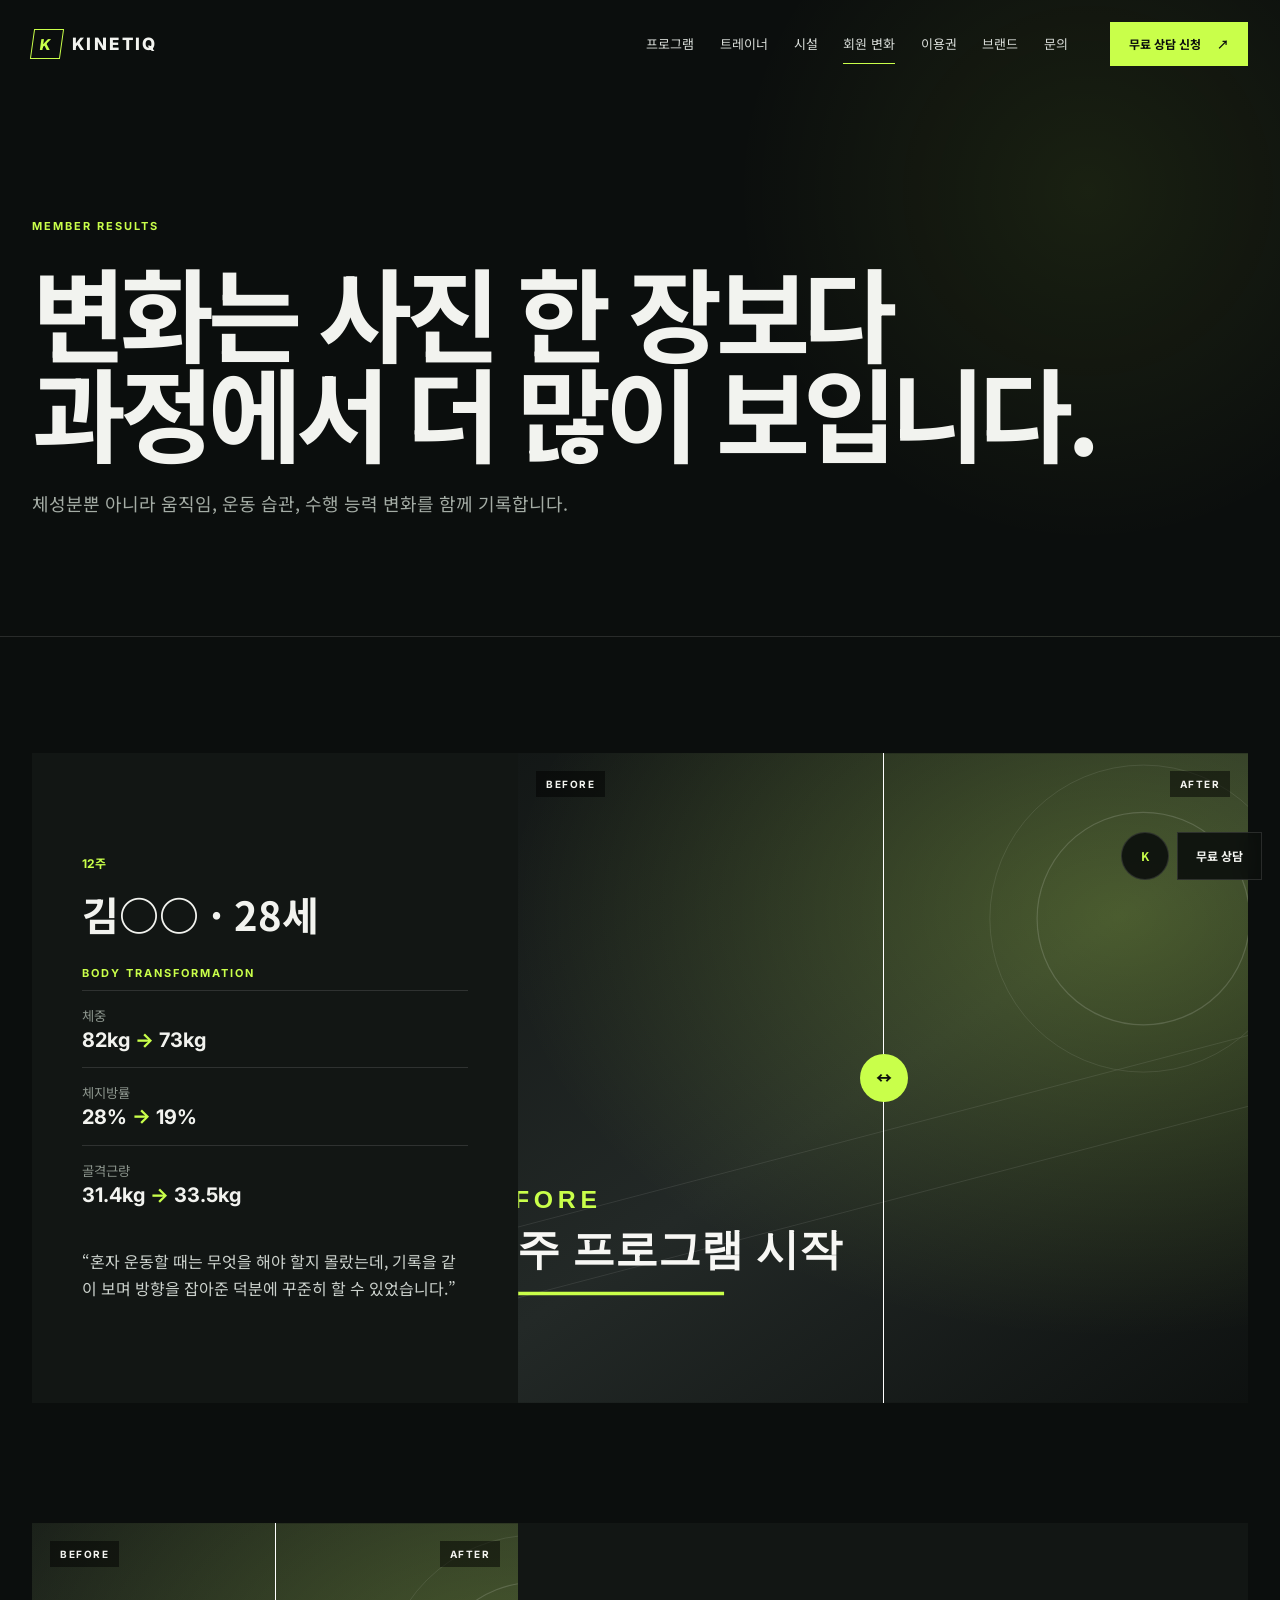
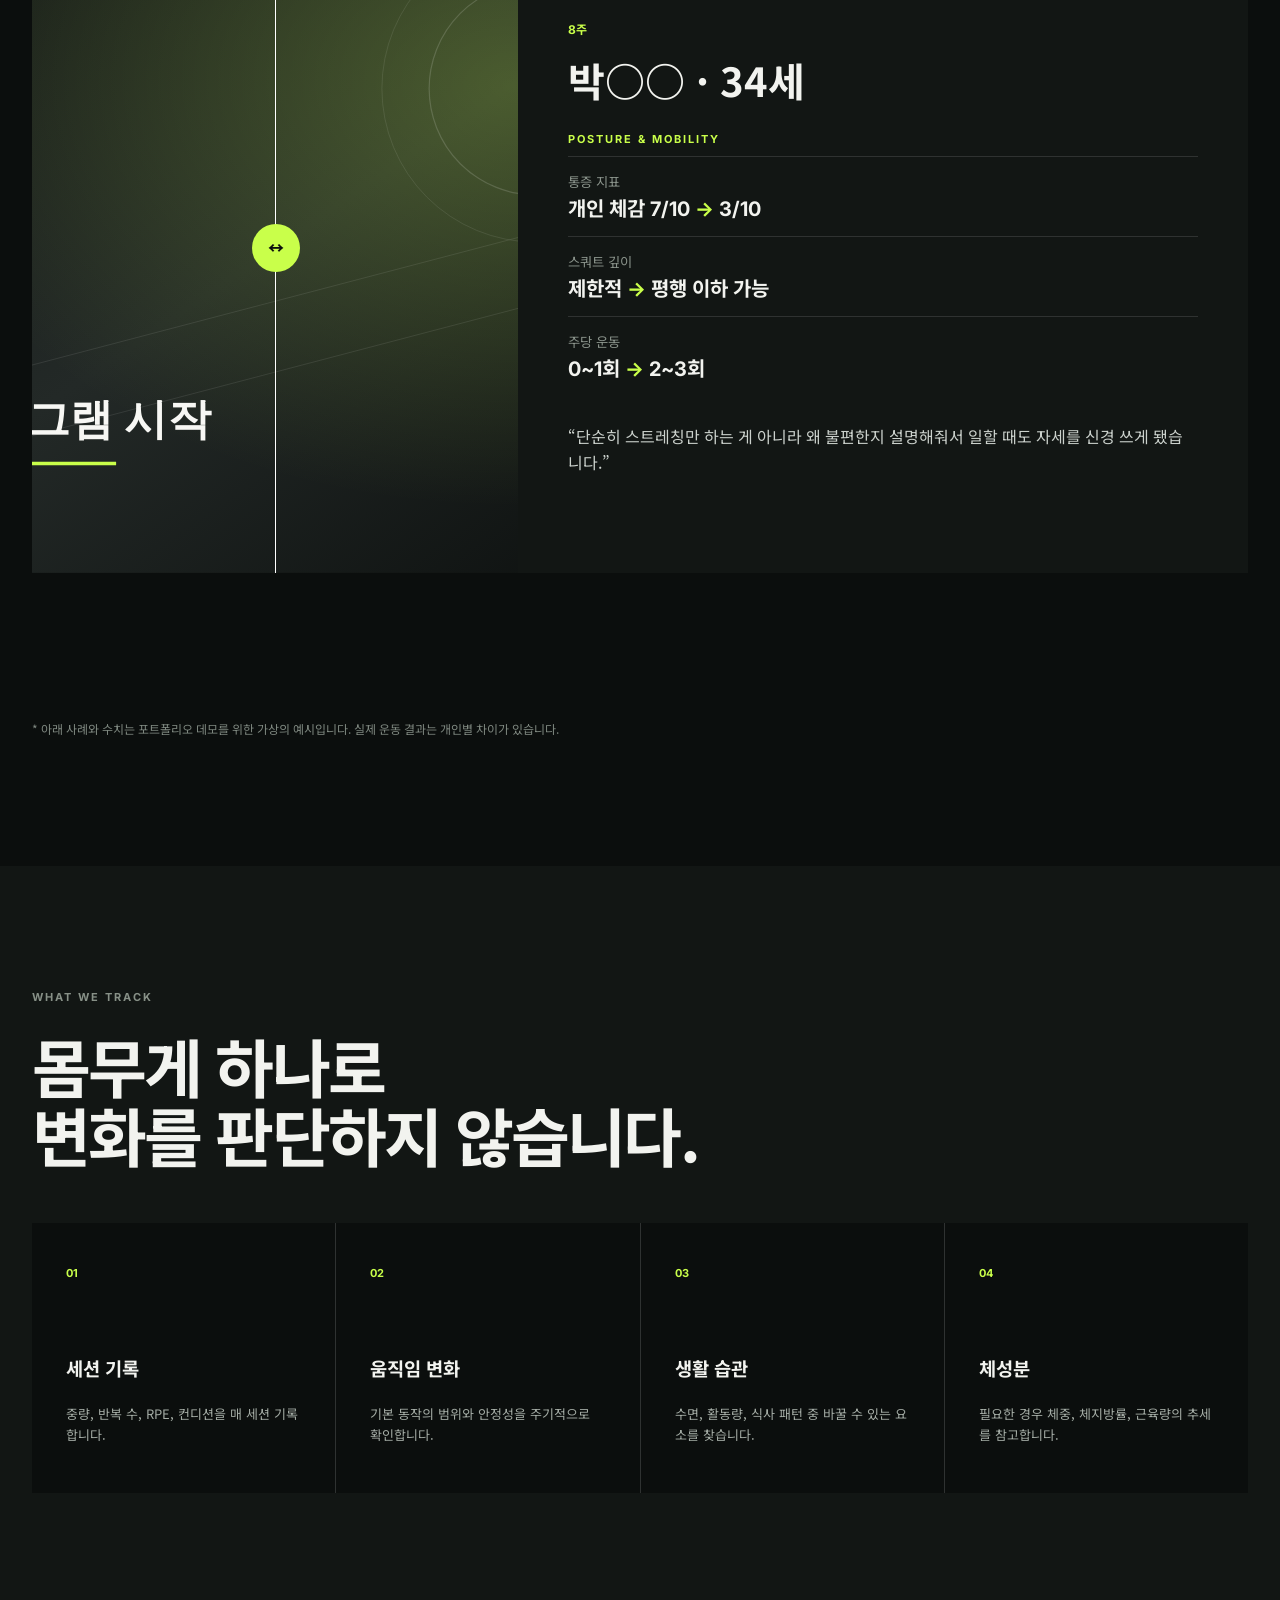
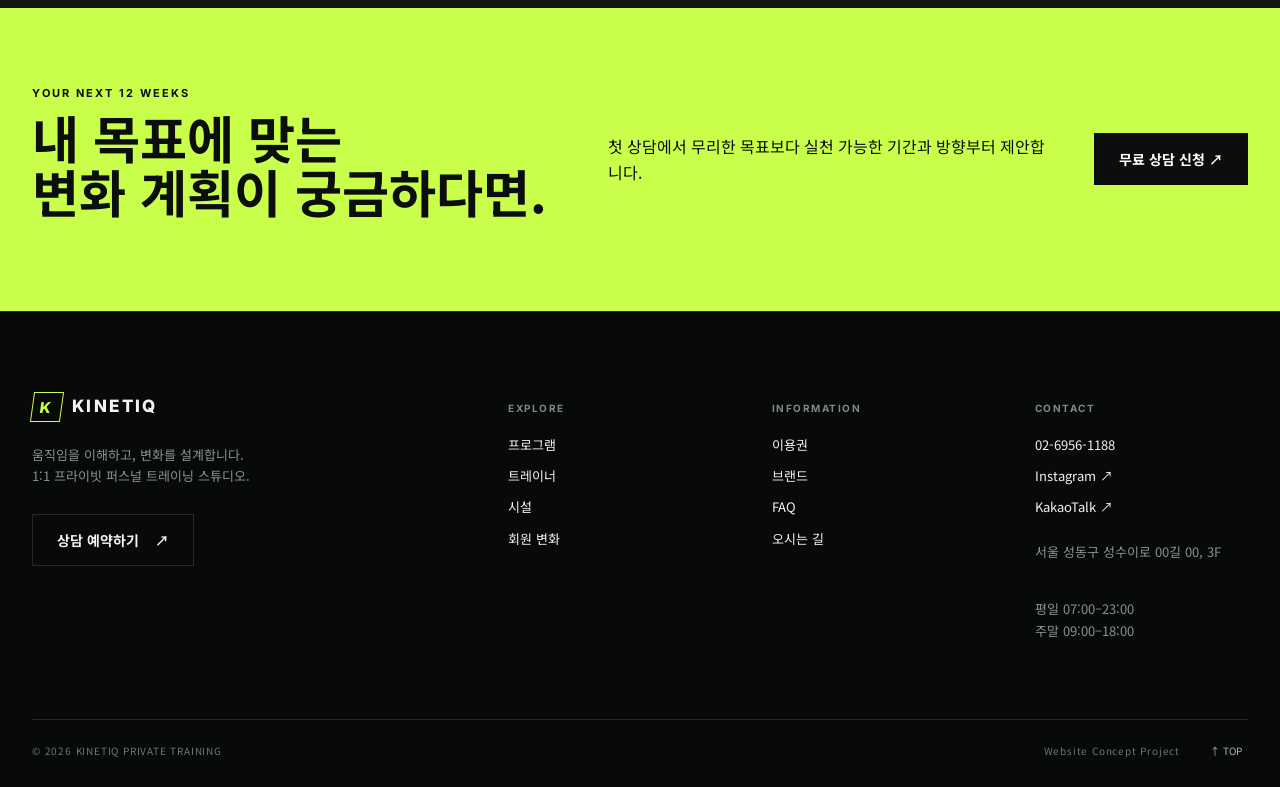
<file: results.html>
<!doctype html><html lang="ko"><head><meta charset="utf-8"><meta name="viewport" content="width=device-width,initial-scale=1"><title>회원 변화 사례 | KINETIQ</title><meta name="description" content="KINETIQ의 가상 회원 변화 사례와 기록 기반 PT 관리 방식을 확인하세요."><meta property="og:title" content="회원 변화 사례 | KINETIQ"><meta property="og:description" content="KINETIQ의 가상 회원 변화 사례와 기록 기반 PT 관리 방식을 확인하세요."><meta property="og:type" content="website"><meta name="theme-color" content="#0d100f"><link rel="icon" href="assets/icons/favicon.svg" type="image/svg+xml"><link rel="preconnect" href="https://fonts.googleapis.com"><link rel="preconnect" href="https://fonts.gstatic.com" crossorigin><link href="https://fonts.googleapis.com/css2?family=Inter:wght@500;600;700;800&family=Noto+Sans+KR:wght@400;500;600;700;800;900&display=swap" rel="stylesheet"><link rel="stylesheet" href="css/style.css"><link rel="stylesheet" href="css/responsive.css"><link rel="stylesheet" href="css/animations.css"></head><body class="page-results"><div class="scroll-progress" data-progress></div><header class="site-header" data-header>
  <div class="container nav-wrap">
    <a class="brand" href="index.html" aria-label="KINETIQ 홈"><span class="brand-mark">K</span><span class="brand-word">KINETIQ</span></a>
    <nav class="desktop-nav" aria-label="주요 메뉴">
      <a href="program.html">프로그램</a><a href="trainers.html">트레이너</a><a href="facility.html">시설</a><a href="results.html">회원 변화</a><a href="membership.html">이용권</a><a href="about.html">브랜드</a><a href="contact.html">문의</a>
    </nav>
    <a class="btn btn-small btn-accent desktop-cta" href="contact.html#consultation">무료 상담 신청 <span>↗</span></a>
    <button class="menu-toggle" type="button" aria-expanded="false" aria-controls="mobile-menu" aria-label="메뉴 열기"><span></span><span></span></button>
  </div>
  <div class="mobile-menu" id="mobile-menu" aria-hidden="true">
    <div class="mobile-menu-inner container">
      <p class="eyebrow">PRIVATE TRAINING STUDIO</p>
      <nav aria-label="모바일 메뉴"><a href="index.html">홈</a><a href="program.html">프로그램</a><a href="trainers.html">트레이너</a><a href="facility.html">시설</a><a href="results.html">회원 변화</a><a href="membership.html">이용권</a><a href="about.html">브랜드</a><a href="contact.html">문의</a></nav>
      <a class="btn btn-accent btn-full" href="contact.html#consultation">무료 상담 신청 <span>↗</span></a>
      <div class="mobile-contact"><a data-phone-link href="tel:02-6956-1188">02-6956-1188</a><span>서울 성수 · 예약제 운영</span></div>
    </div>
  </div>
</header><main><section class="page-hero"><div class="container"><p class="eyebrow">MEMBER RESULTS</p><h1>변화는 사진 한 장보다<br>과정에서 더 많이 보입니다.</h1><p>체성분뿐 아니라 움직임, 운동 습관, 수행 능력 변화를 함께 기록합니다.</p></div></section><section class="section"><div class="container case-list"><article class="case-study"><div class="case-copy"><span>12주</span><h2>김○○ · 28세</h2><p class="eyebrow">BODY TRANSFORMATION</p><div class="case-metrics"><div><small>체중</small><strong>82kg <i>→</i> 73kg</strong></div><div><small>체지방률</small><strong>28% <i>→</i> 19%</strong></div><div><small>골격근량</small><strong>31.4kg <i>→</i> 33.5kg</strong></div></div><blockquote>“혼자 운동할 때는 무엇을 해야 할지 몰랐는데, 기록을 같이 보며 방향을 잡아준 덕분에 꾸준히 할 수 있었습니다.”</blockquote></div><div class="before-after" data-before-after><div class="ba-after"><img class="" src="https://images.unsplash.com/photo-1709315948410-69a2a7db80d6?auto=format&fit=crop&fm=jpg&q=75&w=1800" alt="김○○ · 28세 변화 후" loading="lazy" decoding="async" onerror="this.onerror=null;this.src='images/results/result-01-after.svg'"></div><div class="ba-before" data-before-layer><img class="" src="https://images.unsplash.com/photo-1639511205228-3ade2b48ae8a?auto=format&fit=crop&fm=jpg&q=75&w=1800" alt="김○○ · 28세 변화 전" loading="lazy" decoding="async" onerror="this.onerror=null;this.src='images/results/result-01-before.svg'"></div><input aria-label="전후 비교 슬라이더" type="range" min="0" max="100" value="50" data-before-range><span class="ba-handle" data-before-handle></span><span class="ba-label before">BEFORE</span><span class="ba-label after">AFTER</span></div></article><article class="case-study"><div class="case-copy"><span>8주</span><h2>박○○ · 34세</h2><p class="eyebrow">POSTURE & MOBILITY</p><div class="case-metrics"><div><small>통증 지표</small><strong>개인 체감 7/10 <i>→</i> 3/10</strong></div><div><small>스쿼트 깊이</small><strong>제한적 <i>→</i> 평행 이하 가능</strong></div><div><small>주당 운동</small><strong>0~1회 <i>→</i> 2~3회</strong></div></div><blockquote>“단순히 스트레칭만 하는 게 아니라 왜 불편한지 설명해줘서 일할 때도 자세를 신경 쓰게 됐습니다.”</blockquote></div><div class="before-after" data-before-after><div class="ba-after"><img class="" src="https://images.unsplash.com/photo-1641625997768-c59943f7e10e?auto=format&fit=crop&fm=jpg&q=75&w=1800" alt="박○○ · 34세 변화 후" loading="lazy" decoding="async" onerror="this.onerror=null;this.src='images/results/result-02-after.svg'"></div><div class="ba-before" data-before-layer><img class="" src="https://images.unsplash.com/photo-1778828494365-c798ff9cce2c?auto=format&fit=crop&fm=jpg&q=75&w=2200" alt="박○○ · 34세 변화 전" loading="lazy" decoding="async" onerror="this.onerror=null;this.src='images/results/result-02-before.svg'"></div><input aria-label="전후 비교 슬라이더" type="range" min="0" max="100" value="50" data-before-range><span class="ba-handle" data-before-handle></span><span class="ba-label before">BEFORE</span><span class="ba-label after">AFTER</span></div></article><p class="microcopy">* 아래 사례와 수치는 포트폴리오 데모를 위한 가상의 예시입니다. 실제 운동 결과는 개인별 차이가 있습니다.</p></div></section><section class="section section-surface"><div class="container"><div class="section-head"><div><p class="section-number">WHAT WE TRACK</p><h2>몸무게 하나로<br>변화를 판단하지 않습니다.</h2></div></div><div class="track-grid"><article><b>01</b><h3>세션 기록</h3><p>중량, 반복 수, RPE, 컨디션을 매 세션 기록합니다.</p></article><article><b>02</b><h3>움직임 변화</h3><p>기본 동작의 범위와 안정성을 주기적으로 확인합니다.</p></article><article><b>03</b><h3>생활 습관</h3><p>수면, 활동량, 식사 패턴 중 바꿀 수 있는 요소를 찾습니다.</p></article><article><b>04</b><h3>체성분</h3><p>필요한 경우 체중, 체지방률, 근육량의 추세를 참고합니다.</p></article></div></div></section><section class="cta-strip"><div class="container"><div><p class="eyebrow">YOUR NEXT 12 WEEKS</p><h2>내 목표에 맞는<br>변화 계획이 궁금하다면.</h2></div><p>첫 상담에서 무리한 목표보다 실천 가능한 기간과 방향부터 제안합니다.</p><a class="btn btn-accent" href="contact.html#consultation">무료 상담 신청 ↗</a></div></section></main><footer class="site-footer" data-footer>
  <div class="container footer-grid">
    <div class="footer-brand"><a class="brand" href="index.html"><span class="brand-mark">K</span><span class="brand-word">KINETIQ</span></a><p>움직임을 이해하고, 변화를 설계합니다.<br>1:1 프라이빗 퍼스널 트레이닝 스튜디오.</p><a class="btn btn-ghost" href="contact.html#consultation">상담 예약하기 <span>↗</span></a></div>
    <div><h3>Explore</h3><a href="program.html">프로그램</a><a href="trainers.html">트레이너</a><a href="facility.html">시설</a><a href="results.html">회원 변화</a></div>
    <div><h3>Information</h3><a href="membership.html">이용권</a><a href="about.html">브랜드</a><a href="contact.html#faq">FAQ</a><a href="contact.html">오시는 길</a></div>
    <div><h3>Contact</h3><a data-phone-link href="tel:02-6956-1188">02-6956-1188</a><a data-instagram href="https://instagram.com/" target="_blank" rel="noreferrer">Instagram ↗</a><a data-kakao href="https://pf.kakao.com/" target="_blank" rel="noreferrer">KakaoTalk ↗</a><p data-address>서울 성동구 성수이로 00길 00, 3F</p><p>평일 07:00–23:00<br>주말 09:00–18:00</p></div>
  </div>
  <div class="container footer-bottom"><span>© 2026 KINETIQ PRIVATE TRAINING</span><span>Website Concept Project</span><button class="to-top" type="button" aria-label="페이지 맨 위로">↑ TOP</button></div>
</footer>
<div class="mobile-sticky-cta"><a href="contact.html#consultation">무료 PT 상담 <span>↗</span></a></div>
<div class="floating-actions"><a class="floating-dot" data-kakao href="https://pf.kakao.com/" target="_blank" rel="noreferrer" aria-label="카카오톡 상담">K</a><a class="floating-main" href="contact.html#consultation">무료 상담</a></div>
<script src="js/config.js"></script><script src="js/main.js"></script><script src="js/animations.js"></script><script src="js/slider.js"></script><script src="js/form.js"></script></body></html>
</file>
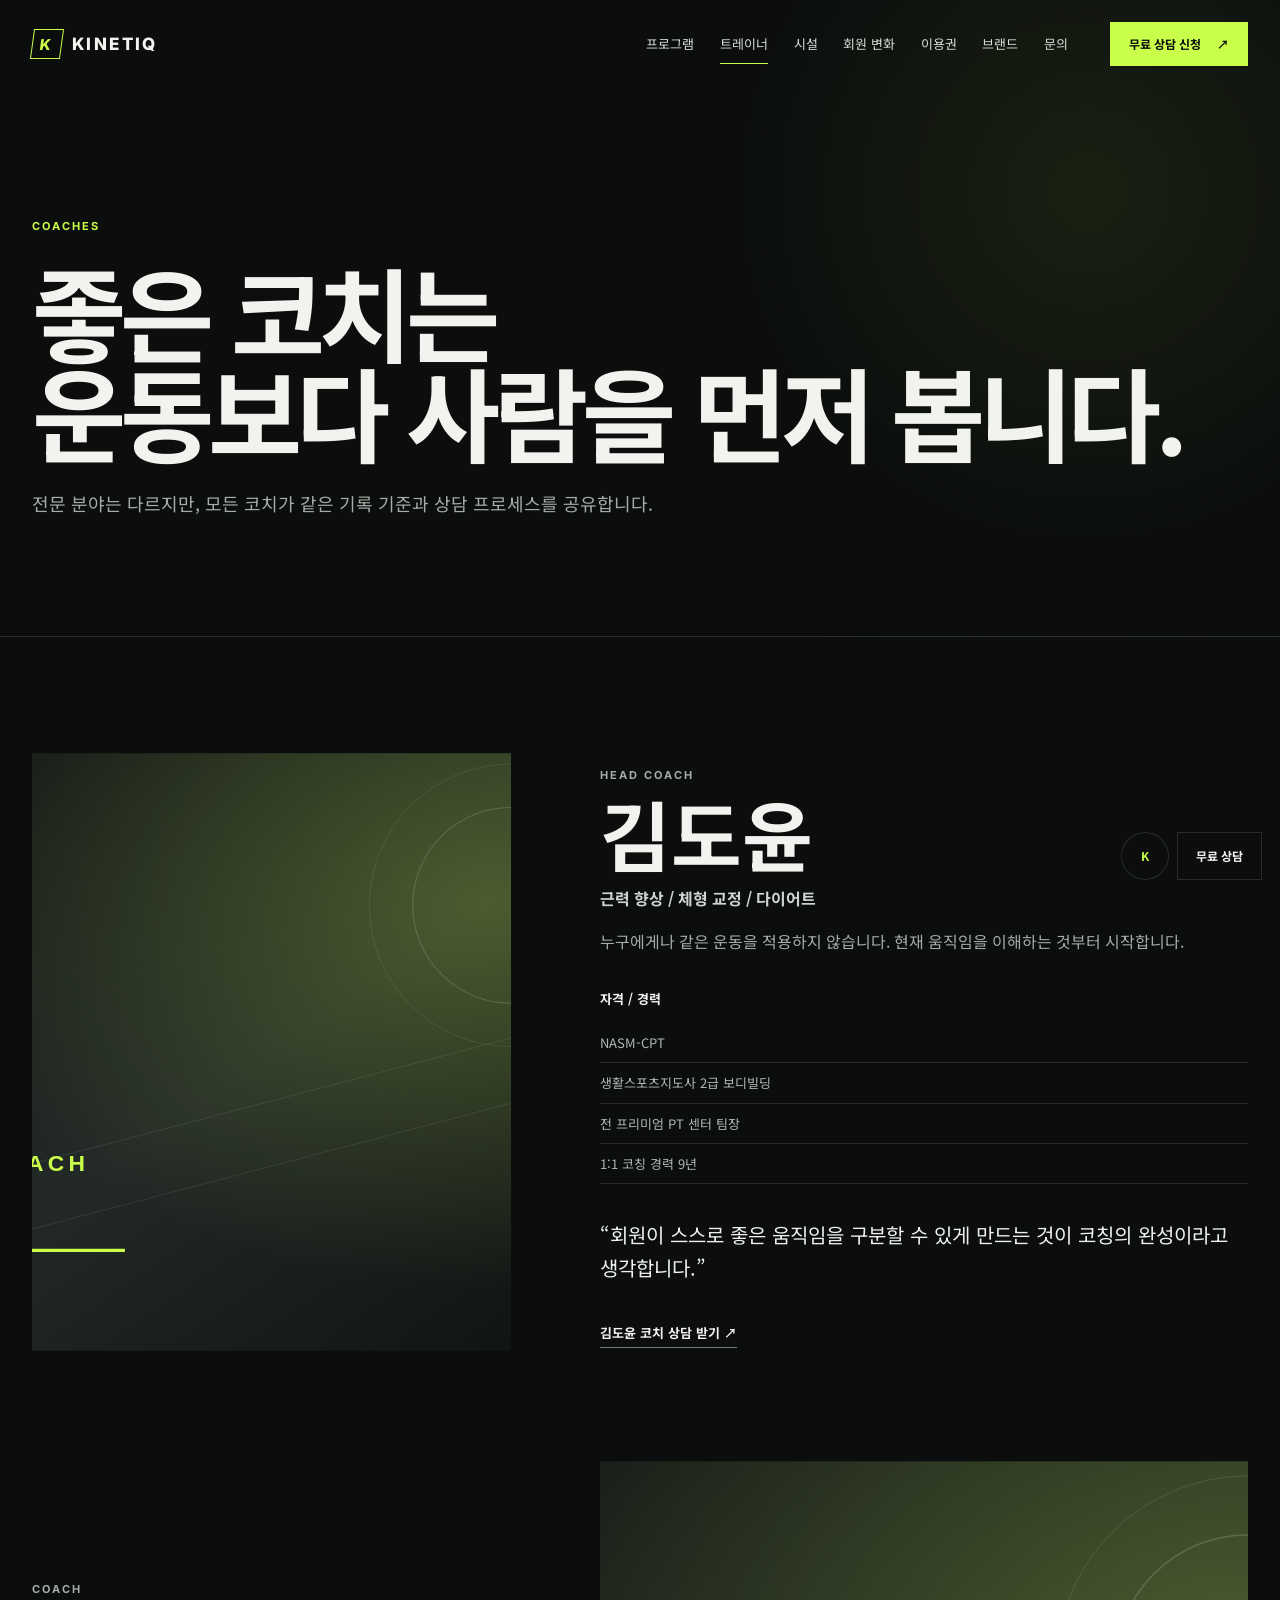
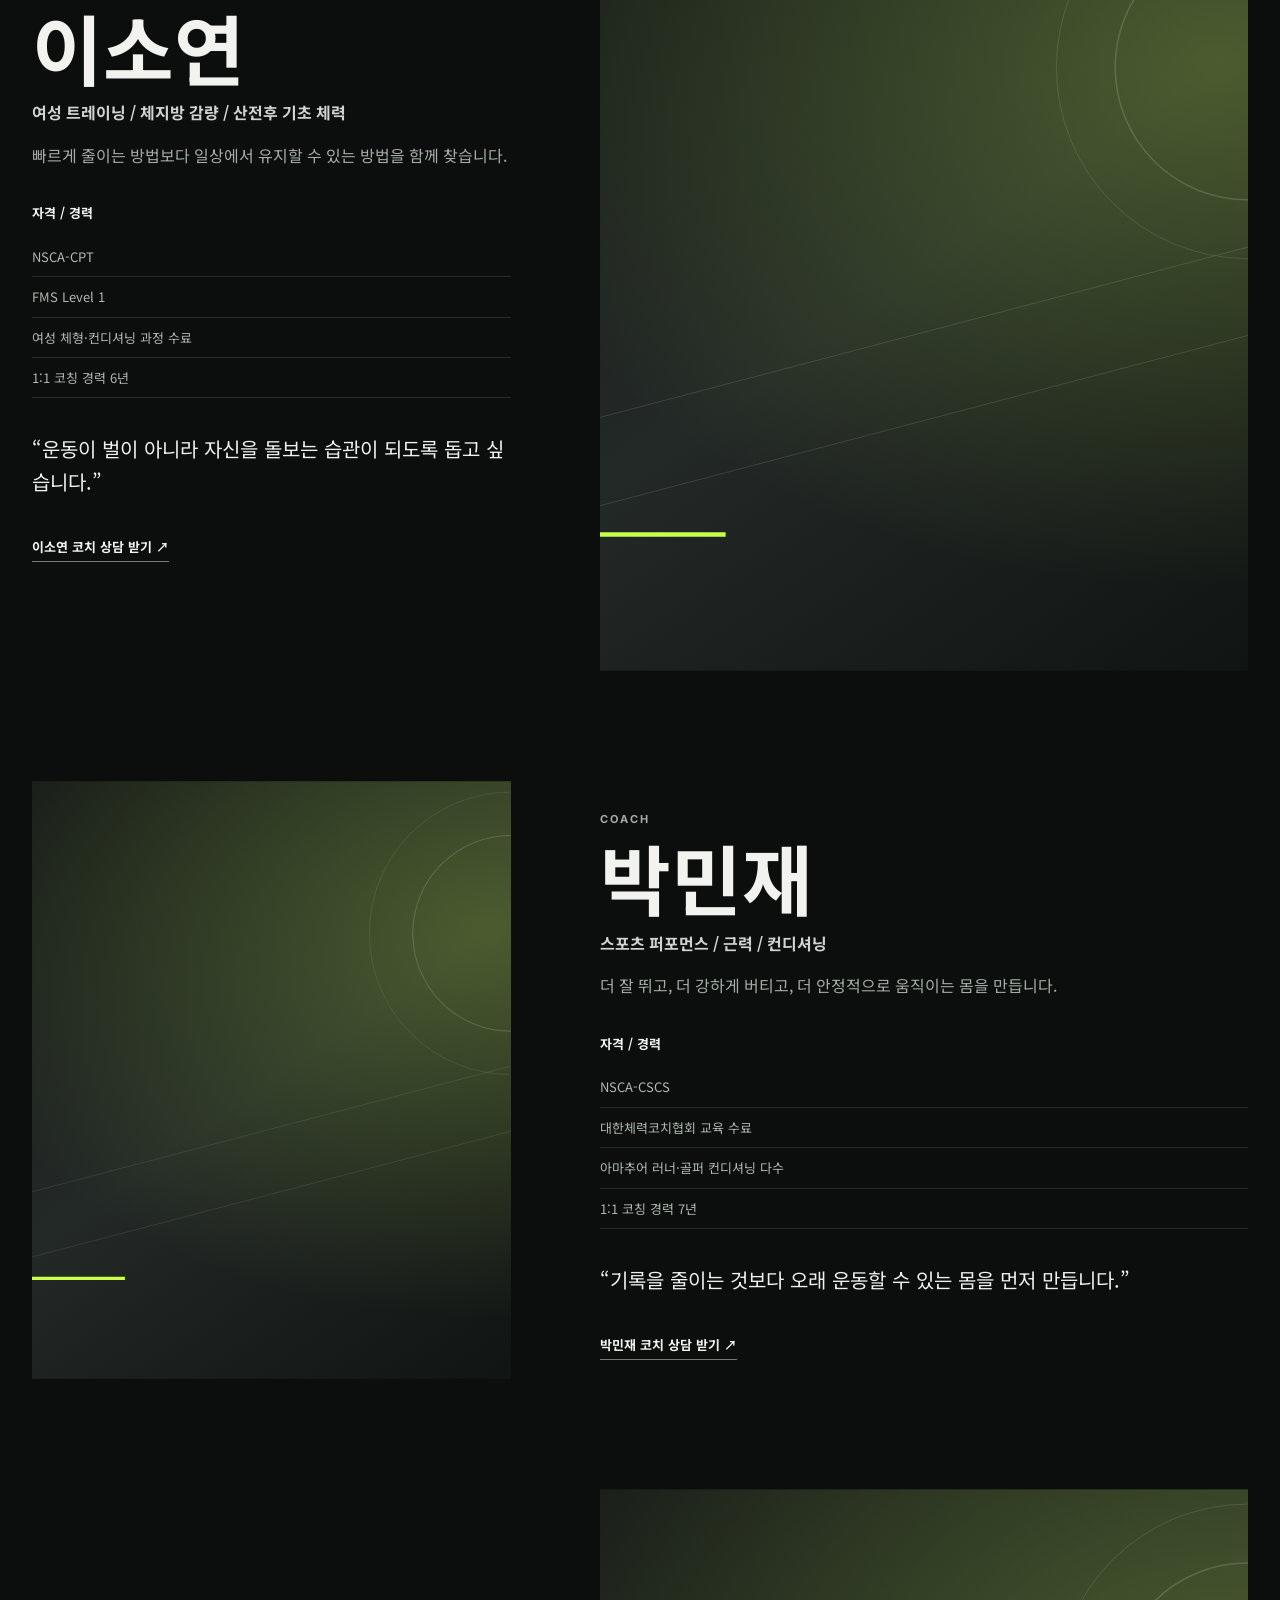
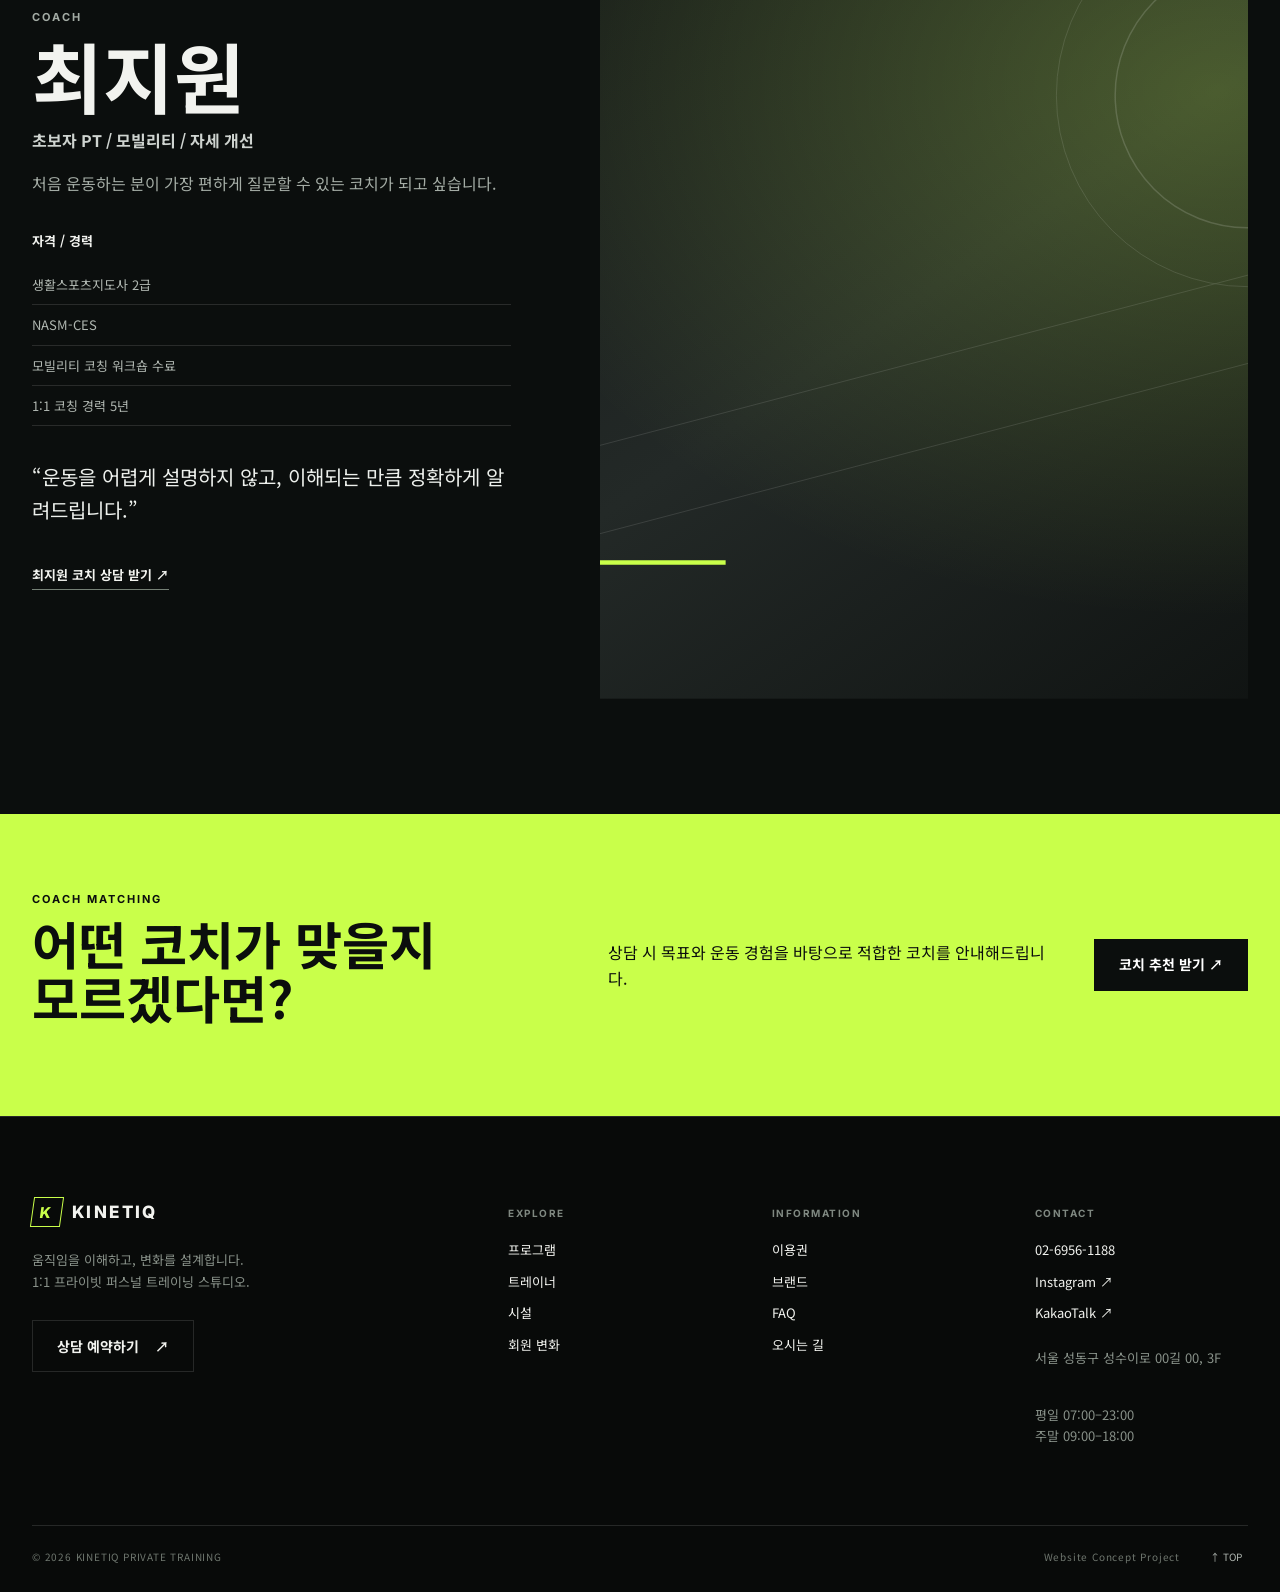
<file: trainers.html>
<!doctype html><html lang="ko"><head><meta charset="utf-8"><meta name="viewport" content="width=device-width,initial-scale=1"><title>트레이너 | KINETIQ</title><meta name="description" content="KINETIQ 전문 퍼스널 트레이너의 전문 분야, 자격, 지도 철학을 확인하세요."><meta property="og:title" content="트레이너 | KINETIQ"><meta property="og:description" content="KINETIQ 전문 퍼스널 트레이너의 전문 분야, 자격, 지도 철학을 확인하세요."><meta property="og:type" content="website"><meta name="theme-color" content="#0d100f"><link rel="icon" href="assets/icons/favicon.svg" type="image/svg+xml"><link rel="preconnect" href="https://fonts.googleapis.com"><link rel="preconnect" href="https://fonts.gstatic.com" crossorigin><link href="https://fonts.googleapis.com/css2?family=Inter:wght@500;600;700;800&family=Noto+Sans+KR:wght@400;500;600;700;800;900&display=swap" rel="stylesheet"><link rel="stylesheet" href="css/style.css"><link rel="stylesheet" href="css/responsive.css"><link rel="stylesheet" href="css/animations.css"></head><body class="page-trainers"><div class="scroll-progress" data-progress></div><header class="site-header" data-header>
  <div class="container nav-wrap">
    <a class="brand" href="index.html" aria-label="KINETIQ 홈"><span class="brand-mark">K</span><span class="brand-word">KINETIQ</span></a>
    <nav class="desktop-nav" aria-label="주요 메뉴">
      <a href="program.html">프로그램</a><a href="trainers.html">트레이너</a><a href="facility.html">시설</a><a href="results.html">회원 변화</a><a href="membership.html">이용권</a><a href="about.html">브랜드</a><a href="contact.html">문의</a>
    </nav>
    <a class="btn btn-small btn-accent desktop-cta" href="contact.html#consultation">무료 상담 신청 <span>↗</span></a>
    <button class="menu-toggle" type="button" aria-expanded="false" aria-controls="mobile-menu" aria-label="메뉴 열기"><span></span><span></span></button>
  </div>
  <div class="mobile-menu" id="mobile-menu" aria-hidden="true">
    <div class="mobile-menu-inner container">
      <p class="eyebrow">PRIVATE TRAINING STUDIO</p>
      <nav aria-label="모바일 메뉴"><a href="index.html">홈</a><a href="program.html">프로그램</a><a href="trainers.html">트레이너</a><a href="facility.html">시설</a><a href="results.html">회원 변화</a><a href="membership.html">이용권</a><a href="about.html">브랜드</a><a href="contact.html">문의</a></nav>
      <a class="btn btn-accent btn-full" href="contact.html#consultation">무료 상담 신청 <span>↗</span></a>
      <div class="mobile-contact"><a data-phone-link href="tel:02-6956-1188">02-6956-1188</a><span>서울 성수 · 예약제 운영</span></div>
    </div>
  </div>
</header><main><section class="page-hero"><div class="container"><p class="eyebrow">COACHES</p><h1>좋은 코치는<br>운동보다 사람을 먼저 봅니다.</h1><p>전문 분야는 다르지만, 모든 코치가 같은 기록 기준과 상담 프로세스를 공유합니다.</p></div></section><section class="section"><div class="container trainer-profile-list"><article class="trainer-profile reveal"><div class="trainer-profile-media"><img class="" src="https://images.unsplash.com/photo-1758875568932-0eefd3e60090?auto=format&fit=crop&fm=jpg&q=75&w=1400" alt="김도윤 코치 프로필" loading="lazy" decoding="async" onerror="this.onerror=null;this.src='images/trainers/trainer-do-yoon.svg'"></div><div class="trainer-profile-copy"><p class="eyebrow">HEAD COACH</p><h2>김도윤</h2><strong>근력 향상 / 체형 교정 / 다이어트</strong><p>누구에게나 같은 운동을 적용하지 않습니다. 현재 움직임을 이해하는 것부터 시작합니다.</p><h3>자격 / 경력</h3><ul><li>NASM-CPT</li><li>생활스포츠지도사 2급 보디빌딩</li><li>전 프리미엄 PT 센터 팀장</li><li>1:1 코칭 경력 9년</li></ul><blockquote>“회원이 스스로 좋은 움직임을 구분할 수 있게 만드는 것이 코칭의 완성이라고 생각합니다.”</blockquote><a class="text-link" href="contact.html#consultation">김도윤 코치 상담 받기 ↗</a></div></article><article class="trainer-profile reveal"><div class="trainer-profile-media"><img class="" src="https://images.unsplash.com/photo-1770026136404-4262dcabb7b1?auto=format&fit=crop&fm=jpg&q=75&w=1400" alt="이소연 코치 프로필" loading="lazy" decoding="async" onerror="this.onerror=null;this.src='images/trainers/trainer-so-yeon.svg'"></div><div class="trainer-profile-copy"><p class="eyebrow">COACH</p><h2>이소연</h2><strong>여성 트레이닝 / 체지방 감량 / 산전후 기초 체력</strong><p>빠르게 줄이는 방법보다 일상에서 유지할 수 있는 방법을 함께 찾습니다.</p><h3>자격 / 경력</h3><ul><li>NSCA-CPT</li><li>FMS Level 1</li><li>여성 체형·컨디셔닝 과정 수료</li><li>1:1 코칭 경력 6년</li></ul><blockquote>“운동이 벌이 아니라 자신을 돌보는 습관이 되도록 돕고 싶습니다.”</blockquote><a class="text-link" href="contact.html#consultation">이소연 코치 상담 받기 ↗</a></div></article><article class="trainer-profile reveal"><div class="trainer-profile-media"><img class="" src="https://images.unsplash.com/photo-1766287452845-0f64018a1c16?auto=format&fit=crop&fm=jpg&q=75&w=1400" alt="박민재 코치 프로필" loading="lazy" decoding="async" onerror="this.onerror=null;this.src='images/trainers/trainer-min-jae.svg'"></div><div class="trainer-profile-copy"><p class="eyebrow">COACH</p><h2>박민재</h2><strong>스포츠 퍼포먼스 / 근력 / 컨디셔닝</strong><p>더 잘 뛰고, 더 강하게 버티고, 더 안정적으로 움직이는 몸을 만듭니다.</p><h3>자격 / 경력</h3><ul><li>NSCA-CSCS</li><li>대한체력코치협회 교육 수료</li><li>아마추어 러너·골퍼 컨디셔닝 다수</li><li>1:1 코칭 경력 7년</li></ul><blockquote>“기록을 줄이는 것보다 오래 운동할 수 있는 몸을 먼저 만듭니다.”</blockquote><a class="text-link" href="contact.html#consultation">박민재 코치 상담 받기 ↗</a></div></article><article class="trainer-profile reveal"><div class="trainer-profile-media"><img class="" src="https://images.unsplash.com/photo-1782849206110-4a47f5acb1f0?auto=format&fit=crop&fm=jpg&q=75&w=1400" alt="최지원 코치 프로필" loading="lazy" decoding="async" onerror="this.onerror=null;this.src='images/trainers/trainer-ji-won.svg'"></div><div class="trainer-profile-copy"><p class="eyebrow">COACH</p><h2>최지원</h2><strong>초보자 PT / 모빌리티 / 자세 개선</strong><p>처음 운동하는 분이 가장 편하게 질문할 수 있는 코치가 되고 싶습니다.</p><h3>자격 / 경력</h3><ul><li>생활스포츠지도사 2급</li><li>NASM-CES</li><li>모빌리티 코칭 워크숍 수료</li><li>1:1 코칭 경력 5년</li></ul><blockquote>“운동을 어렵게 설명하지 않고, 이해되는 만큼 정확하게 알려드립니다.”</blockquote><a class="text-link" href="contact.html#consultation">최지원 코치 상담 받기 ↗</a></div></article></div></section><section class="cta-strip"><div class="container"><div><p class="eyebrow">COACH MATCHING</p><h2>어떤 코치가 맞을지<br>모르겠다면?</h2></div><p>상담 시 목표와 운동 경험을 바탕으로 적합한 코치를 안내해드립니다.</p><a class="btn btn-accent" href="contact.html#consultation">코치 추천 받기 ↗</a></div></section></main><footer class="site-footer" data-footer>
  <div class="container footer-grid">
    <div class="footer-brand"><a class="brand" href="index.html"><span class="brand-mark">K</span><span class="brand-word">KINETIQ</span></a><p>움직임을 이해하고, 변화를 설계합니다.<br>1:1 프라이빗 퍼스널 트레이닝 스튜디오.</p><a class="btn btn-ghost" href="contact.html#consultation">상담 예약하기 <span>↗</span></a></div>
    <div><h3>Explore</h3><a href="program.html">프로그램</a><a href="trainers.html">트레이너</a><a href="facility.html">시설</a><a href="results.html">회원 변화</a></div>
    <div><h3>Information</h3><a href="membership.html">이용권</a><a href="about.html">브랜드</a><a href="contact.html#faq">FAQ</a><a href="contact.html">오시는 길</a></div>
    <div><h3>Contact</h3><a data-phone-link href="tel:02-6956-1188">02-6956-1188</a><a data-instagram href="https://instagram.com/" target="_blank" rel="noreferrer">Instagram ↗</a><a data-kakao href="https://pf.kakao.com/" target="_blank" rel="noreferrer">KakaoTalk ↗</a><p data-address>서울 성동구 성수이로 00길 00, 3F</p><p>평일 07:00–23:00<br>주말 09:00–18:00</p></div>
  </div>
  <div class="container footer-bottom"><span>© 2026 KINETIQ PRIVATE TRAINING</span><span>Website Concept Project</span><button class="to-top" type="button" aria-label="페이지 맨 위로">↑ TOP</button></div>
</footer>
<div class="mobile-sticky-cta"><a href="contact.html#consultation">무료 PT 상담 <span>↗</span></a></div>
<div class="floating-actions"><a class="floating-dot" data-kakao href="https://pf.kakao.com/" target="_blank" rel="noreferrer" aria-label="카카오톡 상담">K</a><a class="floating-main" href="contact.html#consultation">무료 상담</a></div>
<script src="js/config.js"></script><script src="js/main.js"></script><script src="js/animations.js"></script><script src="js/slider.js"></script><script src="js/form.js"></script></body></html>
</file>
<file: css/style.css>
:root{--bg:#0b0e0d;--surface:#121614;--surface-2:#191e1b;--text:#f2f3ef;--muted:#a4aca5;--accent:#c9ff4a;--accent-dark:#9bc62e;--border:rgba(255,255,255,.12);--font:'Noto Sans KR',sans-serif;--display:'Inter','Noto Sans KR',sans-serif;--container:min(1380px,calc(100% - 64px));--section:clamp(88px,9vw,150px);--radius:22px;--ease:cubic-bezier(.2,.7,.2,1)}
*{box-sizing:border-box}html{scroll-behavior:smooth}body{margin:0;background:var(--bg);color:var(--text);font-family:var(--font);line-height:1.65;overflow-x:clip}html.menu-open,body.menu-open{overflow:hidden}img{display:block;max-width:100%;width:100%;height:100%;object-fit:cover}a{color:inherit;text-decoration:none}button,input,select,textarea{font:inherit}button{color:inherit}.container{width:var(--container);margin-inline:auto}.narrow{max-width:1000px}.section{padding:var(--section) 0}.section-surface{background:var(--surface)}.eyebrow,.section-number{font:700 11px/1 var(--display);letter-spacing:.18em;text-transform:uppercase;color:var(--accent)}.section-number{color:#879087;margin-bottom:28px}.accent-text{color:var(--accent)}.lead{font-size:clamp(18px,2vw,24px);color:#d8dcd7}.microcopy{font-size:12px;color:#7f8880;margin-top:26px}.scroll-progress{position:fixed;inset:0 auto auto 0;width:0;height:2px;background:var(--accent);z-index:9999}
.site-header{position:fixed;top:0;left:0;width:100%;z-index:1000;border-bottom:1px solid transparent;transition:.35s var(--ease)}.site-header.scrolled{background:rgba(8,11,10,.84);backdrop-filter:blur(18px);border-color:var(--border)}.nav-wrap{height:88px;display:flex;align-items:center;gap:34px;transition:.35s}.site-header.scrolled .nav-wrap{height:72px}.brand{display:inline-flex;align-items:center;gap:10px;font:800 17px/1 var(--display);letter-spacing:.14em}.brand-mark{display:grid;place-items:center;width:30px;height:30px;border:1px solid var(--accent);color:var(--accent);font-size:15px;transform:skew(-8deg)}.desktop-nav{display:flex;gap:clamp(18px,2vw,34px);margin-left:auto}.desktop-nav a{font-size:13px;color:#d7dbd7;position:relative}.desktop-nav a::after{content:'';position:absolute;left:0;bottom:-9px;width:100%;height:1px;background:var(--accent);transform:scaleX(0);transform-origin:left;transition:.25s}.desktop-nav a:hover::after,.desktop-nav a.active::after{transform:scaleX(1)}.desktop-cta{margin-left:8px}.btn{display:inline-flex;align-items:center;justify-content:center;gap:16px;min-height:52px;padding:0 24px;border:1px solid var(--border);background:transparent;color:var(--text);font-weight:700;font-size:14px;cursor:pointer;transition:.25s var(--ease)}.btn span{transition:.25s}.btn:hover span{transform:translate(3px,-2px)}.btn-accent{background:var(--accent);border-color:var(--accent);color:#0b0e0d}.btn-accent:hover{background:#d6ff72}.btn-ghost:hover{border-color:#9aa29b;background:rgba(255,255,255,.04)}.btn-small{min-height:44px;padding:0 18px;font-size:12px}.btn-full{width:100%}.menu-toggle{display:none;margin-left:auto;width:46px;height:46px;border:0;background:none;padding:8px;cursor:pointer}.menu-toggle span{display:block;height:1px;background:#fff;margin:8px 0;transition:.3s}.mobile-menu{position:fixed;inset:0;width:100%;height:100vh;height:100dvh;z-index:990;background:#0b0e0d;opacity:0;visibility:hidden;overflow-y:auto;overscroll-behavior:contain;-webkit-overflow-scrolling:touch;transition:opacity .3s var(--ease),visibility .3s var(--ease)}.mobile-menu.open{opacity:1;visibility:visible}.mobile-menu-inner{min-height:100%;padding-top:120px;padding-bottom:32px;display:flex;flex-direction:column}.mobile-menu nav{display:grid;margin:24px 0}.mobile-menu nav a{font:700 clamp(28px,8vw,46px)/1.12 var(--display);padding:9px 0;border-bottom:1px solid var(--border);letter-spacing:-.035em}.mobile-contact{display:flex;justify-content:space-between;gap:16px;margin-top:20px;color:var(--muted);font-size:13px}.menu-open .mobile-sticky-cta,.menu-open .floating-actions{opacity:0!important;pointer-events:none!important}
.hero{min-height:100svh;position:relative;display:flex;align-items:flex-end;padding-top:100px;overflow:hidden}.hero-media{position:absolute;inset:0}.hero-img{object-position:center 35%;filter:saturate(.7) contrast(1.06)}.hero-shade{position:absolute;inset:0;background:linear-gradient(90deg,rgba(5,8,7,.86) 0%,rgba(5,8,7,.35) 55%,rgba(5,8,7,.54) 100%),linear-gradient(0deg,rgba(5,8,7,.92),transparent 55%)}.hero-content{position:relative;z-index:2;padding-bottom:180px}.hero-title{font:800 clamp(64px,10vw,164px)/.78 var(--display);letter-spacing:-.07em;margin:28px 0 34px;max-width:1050px}.hero-line{display:block}.hero-copy{font-size:clamp(20px,2vw,30px);font-weight:600;line-height:1.45;max-width:700px}.hero-actions{display:flex;gap:12px;flex-wrap:wrap;margin-top:36px}.hero-stats{position:absolute;z-index:3;bottom:0;left:50%;transform:translateX(-50%);display:grid;grid-template-columns:repeat(4,1fr);border-top:1px solid rgba(255,255,255,.22)}.hero-stats div{padding:28px 22px;border-right:1px solid rgba(255,255,255,.14)}.hero-stats div:last-child{border-right:0}.hero-stats strong{font:700 clamp(24px,3vw,44px)/1 var(--display)}.hero-stats em{color:var(--accent);font-style:normal}.hero-stats span{display:block;margin-top:8px;color:#bcc2bd;font-size:12px}
.statement{padding-top:clamp(100px,11vw,180px);padding-bottom:clamp(100px,11vw,180px)}.statement-text{font-size:clamp(40px,6.7vw,96px);line-height:1.05;letter-spacing:-.055em;margin:0 0 40px}.statement-text span{color:var(--accent)}.section-head{display:flex;align-items:flex-end;justify-content:space-between;gap:30px;margin-bottom:54px}.section-head h2,.split-copy h2,.feature-note h2,.values h2,.facility-facts h2,.faq-wrap h2,.policy-grid h2,.location-copy h2{font-size:clamp(38px,5vw,72px);line-height:1.08;letter-spacing:-.045em;margin:0}.text-link{font-size:13px;font-weight:700;border-bottom:1px solid #758075;padding-bottom:5px}.program-grid{display:grid;grid-template-columns:1.25fr .875fr .875fr;gap:18px}.program-card{position:relative;min-height:560px;overflow:hidden;background:#111}.program-card.large{min-height:660px}.card-media{position:absolute;inset:0}.card-media::after{content:'';position:absolute;inset:0;background:linear-gradient(0deg,rgba(0,0,0,.9),rgba(0,0,0,.05) 65%)}.card-media img{transition:transform .7s var(--ease)}.program-card:hover img{transform:scale(1.045)}.card-copy{position:absolute;z-index:2;inset:auto 28px 26px}.card-copy span{font:700 11px var(--display);color:var(--accent)}.card-copy h3{font:700 clamp(22px,2.1vw,32px)/1.05 var(--display);letter-spacing:-.03em;margin:10px 0}.card-copy p{margin:0 0 12px;color:#c8ceca;font-size:13px}.card-copy a{font-size:12px;font-weight:700}.split-grid{display:grid;grid-template-columns:minmax(0,1fr) minmax(0,.95fr);gap:clamp(50px,7vw,110px);align-items:center}.split-copy>p:not(.section-number):not(.lead){color:var(--muted);font-size:16px}.split-media{height:min(72vw,760px);min-height:520px;overflow:hidden}.why-list{margin-top:45px;border-top:1px solid var(--border)}.why-list>div{display:grid;grid-template-columns:50px 1fr;gap:20px;padding:20px 0;border-bottom:1px solid var(--border)}.why-list b{color:var(--accent);font:700 12px var(--display)}.why-list span{color:var(--muted)}.why-list strong{display:block;color:var(--text);font-size:16px;margin-bottom:4px}.trainer-grid{display:grid;grid-template-columns:repeat(4,1fr);gap:14px}.trainer-card{position:relative;aspect-ratio:3/4;overflow:hidden;background:#151915}.trainer-card img{filter:saturate(.65);transition:.65s var(--ease)}.trainer-card:hover img{transform:scale(1.04);filter:saturate(.9)}.trainer-card::after{content:'';position:absolute;inset:0;background:linear-gradient(0deg,rgba(0,0,0,.85),transparent 55%)}.trainer-overlay{position:absolute;z-index:2;bottom:22px;left:22px;right:22px}.trainer-overlay p{font:700 10px var(--display);color:var(--accent);letter-spacing:.15em}.trainer-overlay h3{font-size:26px;margin:4px 0}.trainer-overlay span{font-size:12px;color:#c3c9c4}.result-feature{display:grid;grid-template-columns:.75fr 1.25fr;min-height:650px;background:var(--surface)}.result-metrics{padding:clamp(30px,5vw,70px);display:flex;flex-direction:column;justify-content:center}.result-metrics>span{font:700 12px var(--display);letter-spacing:.18em;color:var(--accent)}.result-metrics h3{font-size:28px;margin:15px 0 30px}.result-metrics>div{border-top:1px solid var(--border);padding:16px 0}.result-metrics strong{font:700 34px var(--display)}.result-metrics small{font-size:14px;color:var(--accent)}.result-metrics p{margin:2px 0;color:var(--muted);font-size:12px}.result-metrics blockquote{margin:24px 0 0;color:#cbd1cc}.before-after{position:relative;overflow:hidden;min-height:520px;background:#101310}.before-after img{position:absolute;inset:0}.ba-after,.ba-before{position:absolute;inset:0}.ba-before{clip-path:inset(0 50% 0 0)}.before-after input{position:absolute;inset:0;width:100%;height:100%;opacity:0;cursor:ew-resize;z-index:4}.ba-handle{position:absolute;top:0;bottom:0;left:50%;width:1px;background:#fff;z-index:3;pointer-events:none}.ba-handle::before{content:'↔';position:absolute;top:50%;left:50%;transform:translate(-50%,-50%);display:grid;place-items:center;width:48px;height:48px;border-radius:50%;background:var(--accent);color:#0b0e0d;font-weight:800}.ba-label{position:absolute;z-index:2;top:18px;padding:7px 10px;background:rgba(0,0,0,.5);font:700 10px var(--display);letter-spacing:.15em}.ba-label.before{left:18px}.ba-label.after{right:18px}.timeline{display:grid;grid-template-columns:repeat(6,1fr);border-top:1px solid var(--border)}.step{padding:28px 22px;border-right:1px solid var(--border);min-height:240px}.step:last-child{border-right:0}.step b{font:700 12px var(--display);color:var(--accent)}.step h3{font-size:17px;margin:60px 0 10px}.step p{font-size:13px;color:var(--muted)}.price-grid{display:grid;grid-template-columns:repeat(3,1fr);gap:16px}.price-card{position:relative;border:1px solid var(--border);padding:34px;background:#0e110f;min-height:380px;display:flex;flex-direction:column;align-items:flex-start}.price-card.featured{border-color:var(--accent);background:#141914}.price-card .tag{position:absolute;top:0;right:0;background:var(--accent);color:#0b0e0d;padding:7px 10px;font:700 10px var(--display);letter-spacing:.08em}.price-card>span{color:var(--accent);font:700 11px var(--display);letter-spacing:.15em}.price-card h3,.price-card h2{font-size:24px;margin:20px 0}.price-card>strong{font:700 clamp(30px,3vw,44px) var(--display);letter-spacing:-.04em}.price-card>p{color:var(--muted);margin-bottom:30px}.price-card .btn{margin-top:auto}.price-card ul{list-style:none;padding:0;margin:0 0 30px;color:var(--muted);font-size:13px}.price-card li{padding:7px 0;border-bottom:1px solid var(--border)}.review-track{display:flex;gap:14px;overflow:auto;scroll-snap-type:x mandatory;scrollbar-width:none;cursor:grab}.review-track::-webkit-scrollbar{display:none}.review-card{flex:0 0 min(390px,82vw);scroll-snap-align:start;border:1px solid var(--border);padding:32px;min-height:290px;display:flex;flex-direction:column}.review-card span{font-size:11px;color:var(--accent)}.review-card p{font-size:18px;line-height:1.7}.review-card b{margin-top:auto;font-size:13px}.slider-controls{display:flex;gap:8px}.slider-controls button{width:46px;height:46px;border:1px solid var(--border);background:transparent;cursor:pointer}.cta-band{position:relative;min-height:650px;display:flex;align-items:center;overflow:hidden}.cta-bg{position:absolute;inset:0}.cta-bg::after{content:'';position:absolute;inset:0;background:linear-gradient(90deg,rgba(5,8,7,.92),rgba(5,8,7,.35))}.cta-content{position:relative;z-index:2}.cta-content h2{font-size:clamp(42px,6vw,82px);line-height:1.05;letter-spacing:-.05em;margin:22px 0}.cta-content p:not(.eyebrow){max-width:680px;color:#c0c7c1}.site-footer{padding:80px 0 26px;background:#080a09;border-top:1px solid var(--border)}.footer-grid{display:grid;grid-template-columns:2fr repeat(3,1fr);gap:50px}.footer-grid h3{font:700 10px var(--display);letter-spacing:.15em;color:#7f8881;text-transform:uppercase}.footer-grid>div:not(.footer-brand){display:flex;flex-direction:column;gap:10px;font-size:13px}.footer-grid p{color:#89928a;font-size:13px}.footer-brand p{margin:22px 0 28px}.footer-bottom{display:flex;align-items:center;gap:24px;margin-top:65px;padding-top:22px;border-top:1px solid var(--border);font-size:10px;color:#6f776f;letter-spacing:.08em}.footer-bottom span:nth-child(2){margin-left:auto}.to-top{border:0;background:none;color:#aeb5af;font-size:10px;cursor:pointer}.floating-actions{position:fixed;right:18px;bottom:20px;z-index:80;display:flex;gap:8px}.floating-dot,.floating-main{height:48px;display:grid;place-items:center;border:1px solid var(--border);background:rgba(12,15,13,.9);backdrop-filter:blur(10px);font-size:12px;font-weight:700}.floating-dot{width:48px;border-radius:50%;color:var(--accent)}.floating-main{padding:0 18px}.mobile-sticky-cta{display:none}
.page-hero{padding:210px 0 100px;border-bottom:1px solid var(--border);background:radial-gradient(circle at 85% 30%,rgba(201,255,74,.08),transparent 30%)}.page-hero h1{font-size:clamp(58px,8vw,120px);line-height:.98;letter-spacing:-.06em;margin:28px 0}.page-hero>div>p:last-child{max-width:720px;color:var(--muted);font-size:18px}.program-detail-list{display:grid;gap:120px}.program-detail{display:grid;grid-template-columns:1.05fr .95fr;gap:clamp(40px,6vw,90px);align-items:center}.program-detail:nth-child(even) .program-detail-media{order:2}.program-detail-media{height:min(58vw,720px);min-height:480px}.program-detail-copy{position:relative}.program-num{position:absolute;right:0;top:-30px;font:800 clamp(70px,8vw,120px)/1 var(--display);color:rgba(255,255,255,.045)}.program-detail-copy h2{font-size:clamp(38px,5vw,72px);line-height:1.04;margin:14px 0}.program-detail-copy dl{margin:36px 0}.program-detail-copy dl>div{padding:16px 0;border-top:1px solid var(--border)}.program-detail-copy dt{font-size:11px;color:#7f8980}.program-detail-copy dd{margin:6px 0 0}.feature-note{max-width:1000px}.feature-note-grid{display:grid;grid-template-columns:1fr 1fr;gap:30px;margin:40px 0;color:var(--muted)}.trainer-profile-list{display:grid;gap:110px}.trainer-profile{display:grid;grid-template-columns:.85fr 1.15fr;gap:clamp(40px,7vw,110px);align-items:center}.trainer-profile:nth-child(even) .trainer-profile-media{order:2}.trainer-profile-media{aspect-ratio:4/5;overflow:hidden}.trainer-profile-copy h2{font-size:clamp(44px,6vw,84px);line-height:1;margin:14px 0}.trainer-profile-copy>strong{color:#cfd4d0}.trainer-profile-copy>p{color:var(--muted)}.trainer-profile-copy h3{font-size:13px;margin-top:34px}.trainer-profile-copy ul{list-style:none;padding:0;margin:0}.trainer-profile-copy li{padding:9px 0;border-bottom:1px solid var(--border);color:#b0b7b1;font-size:13px}.trainer-profile-copy blockquote{font-size:20px;margin:34px 0;color:#edf0ec}.cta-strip{padding:80px 0;background:var(--accent);color:#0b0e0d}.cta-strip .container{display:grid;grid-template-columns:1.2fr 1fr auto;gap:40px;align-items:center}.cta-strip .eyebrow{color:#0b0e0d}.cta-strip h2{font-size:clamp(34px,4vw,56px);line-height:1.05;margin:12px 0}.cta-strip p{margin:0}.cta-strip .btn-accent{background:#0b0e0d;color:#fff;border-color:#0b0e0d}.editorial-gallery{display:grid;grid-template-columns:1.15fr .85fr;grid-auto-rows:300px;gap:16px}.facility-item{position:relative;padding:0;border:0;overflow:hidden;background:#111;cursor:pointer}.facility-item:nth-child(1),.facility-item:nth-child(4){grid-row:span 2}.facility-item img{transition:.65s var(--ease)}.facility-item:hover img{transform:scale(1.04)}.facility-item::after{content:'';position:absolute;inset:0;background:linear-gradient(0deg,rgba(0,0,0,.78),transparent 52%)}.facility-item span{position:absolute;z-index:2;bottom:22px;left:22px;text-align:left;font-size:22px;font-weight:700}.facility-item b{display:block;color:var(--accent);font:700 10px var(--display);letter-spacing:.14em;margin-bottom:6px}.facility-facts,.values{display:grid;grid-template-columns:.85fr 1.15fr;gap:80px}.facts-grid,.values-grid{display:grid;grid-template-columns:1fr 1fr}.facts-grid article,.values-grid article{padding:26px;border-left:1px solid var(--border);border-bottom:1px solid var(--border)}.facts-grid b,.values-grid b{font:700 11px var(--display);color:var(--accent)}.facts-grid p,.values-grid p{color:var(--muted);font-size:13px}.gallery-modal{position:fixed;inset:0;z-index:2000;background:rgba(0,0,0,.93);display:grid;place-items:center;padding:40px;opacity:0;visibility:hidden;transition:.3s}.gallery-modal.open{opacity:1;visibility:visible}.gallery-modal figure{margin:0;max-width:min(1200px,90vw);max-height:85vh}.gallery-modal img{max-height:78vh;object-fit:contain}.gallery-modal figcaption{margin-top:12px;text-align:center}.gallery-close{position:absolute;top:24px;right:30px;border:0;background:none;font-size:40px;cursor:pointer}.case-list{display:grid;gap:120px}.case-study{display:grid;grid-template-columns:.8fr 1.2fr;min-height:650px}.case-study:nth-child(even) .case-copy{order:2}.case-copy{padding:50px;background:var(--surface);display:flex;flex-direction:column;justify-content:center}.case-copy>span{font:700 12px var(--display);color:var(--accent)}.case-copy h2{font-size:40px;margin:10px 0}.case-metrics>div{border-top:1px solid var(--border);padding:14px 0}.case-metrics small{display:block;color:#8a938b}.case-metrics strong{font:700 20px var(--display)}.case-metrics i{color:var(--accent);font-style:normal}.case-copy blockquote{margin:26px 0 0;color:#cbd1cc}.track-grid{display:grid;grid-template-columns:repeat(4,1fr);gap:1px;background:var(--border)}.track-grid article{background:var(--bg);padding:34px;min-height:260px}.track-grid b{color:var(--accent);font:700 11px var(--display)}.track-grid h3{margin-top:70px}.track-grid p{color:var(--muted);font-size:13px}.membership-grid{grid-template-columns:repeat(4,1fr)}.policy-grid{display:grid;grid-template-columns:.85fr 1.15fr;gap:80px}.policy-grid>div:last-child{display:grid;grid-template-columns:1fr 1fr}.policy-grid article{padding:26px;border-left:1px solid var(--border);border-bottom:1px solid var(--border)}.policy-grid p{color:var(--muted);font-size:13px}.about-story{align-items:start}.brand-manifesto{padding:150px 0;background:var(--accent);color:#0b0e0d}.brand-manifesto p:first-child{font:700 12px var(--display);letter-spacing:.18em}.brand-manifesto h2{font:800 clamp(58px,9vw,130px)/.95 var(--display);letter-spacing:-.06em;margin:28px 0}.brand-manifesto p:last-child{font-size:20px;max-width:720px}.contact-grid{display:grid;grid-template-columns:.75fr 1.25fr;gap:80px;align-items:start}.contact-info{position:sticky;top:120px}.contact-info h2{font-size:clamp(40px,5vw,68px);margin:0}.contact-info>p{color:var(--muted)}.contact-info dl>div{padding:14px 0;border-top:1px solid var(--border)}.contact-info dt{font-size:11px;color:#7f8981}.contact-info dd{margin:4px 0}.consult-form{display:grid;gap:22px;padding:38px;border:1px solid var(--border);background:var(--surface)}.form-row{display:grid;grid-template-columns:1fr 1fr;gap:18px}.consult-form label{display:grid;gap:8px;font-size:13px;font-weight:600}.consult-form label>span,.consult-form label b{color:var(--accent)}.consult-form input,.consult-form select,.consult-form textarea{width:100%;border:1px solid #333a35;background:#0d100f;color:#fff;padding:14px 15px;outline:none;border-radius:0}.consult-form input:focus,.consult-form select:focus,.consult-form textarea:focus{border-color:var(--accent)}.consult-form small{min-height:16px;color:#ff8e8e;font-size:11px}.check-label{display:flex!important;grid-template-columns:auto 1fr!important;align-items:flex-start;gap:10px!important}.check-label input{width:auto;margin-top:5px}.location-grid{display:grid;grid-template-columns:1.15fr .85fr;gap:70px;align-items:center}.map-placeholder{height:560px;position:relative;overflow:hidden;background:#111713;border:1px solid var(--border);display:grid;place-items:center}.map-lines{position:absolute;inset:-20%;background-image:linear-gradient(25deg,transparent 47%,rgba(255,255,255,.06) 48%,rgba(255,255,255,.06) 49%,transparent 50%),linear-gradient(-36deg,transparent 47%,rgba(255,255,255,.05) 48%,rgba(255,255,255,.05) 49%,transparent 50%);background-size:140px 120px;transform:rotate(4deg)}.map-pin{position:relative;z-index:2;width:72px;height:72px;border-radius:50% 50% 50% 0;transform:rotate(-45deg);background:var(--accent);display:grid;place-items:center}.map-pin span{transform:rotate(45deg);color:#0b0e0d;font:800 28px var(--display)}.map-placeholder>p{position:absolute;z-index:2;bottom:30px;left:30px;font-weight:700}.map-placeholder small{font-size:10px;color:var(--accent);letter-spacing:.15em}.location-copy dl>div{padding:14px 0;border-top:1px solid var(--border)}.location-copy dt{font-size:11px;color:#7f8980}.location-copy dd{margin:5px 0}.faq-wrap{display:grid;grid-template-columns:.6fr 1.4fr;gap:70px}.faq-item{border-top:1px solid var(--border)}.faq-item:last-child{border-bottom:1px solid var(--border)}.faq-item button{width:100%;display:flex;justify-content:space-between;gap:20px;align-items:center;padding:22px 0;border:0;background:none;text-align:left;cursor:pointer;font-weight:700}.faq-item i{font-style:normal;font-size:24px;color:var(--accent);transition:.3s}.faq-item.open i{transform:rotate(45deg)}.faq-answer{display:grid;grid-template-rows:0fr;transition:grid-template-rows .35s var(--ease)}.faq-answer p{overflow:hidden;margin:0;color:var(--muted)}.faq-item.open .faq-answer{grid-template-rows:1fr}.faq-item.open .faq-answer p{padding-bottom:22px}.success-modal{position:fixed;inset:0;z-index:2500;background:rgba(0,0,0,.85);display:grid;place-items:center;padding:20px;opacity:0;visibility:hidden;transition:.3s}.success-modal.open{opacity:1;visibility:visible}.success-card{position:relative;width:min(560px,100%);background:var(--surface);border:1px solid var(--border);padding:44px}.success-card>button:first-child{position:absolute;top:16px;right:18px;border:0;background:none;font-size:28px;cursor:pointer}.success-card h2{font-size:42px;line-height:1.05}.success-card p:not(.eyebrow){color:var(--muted)}
</file>
<file: css/responsive.css>
@media(max-width:1180px){:root{--container:min(100% - 40px,1100px)}.desktop-nav{display:none}.menu-toggle{display:block}.desktop-cta{margin-left:auto}.program-grid{grid-template-columns:1fr 1fr}.program-card.large{grid-row:span 2}.timeline{grid-template-columns:repeat(3,1fr)}.step{border-bottom:1px solid var(--border)}.membership-grid{grid-template-columns:1fr 1fr}.trainer-grid{grid-template-columns:1fr 1fr}.footer-grid{grid-template-columns:1.5fr 1fr 1fr}.footer-grid>div:last-child{grid-column:2/4}.track-grid{grid-template-columns:1fr 1fr}}
@media(max-width:820px){:root{--container:calc(100% - 32px);--section:88px}.desktop-cta{display:none}.nav-wrap{height:72px}.site-header.scrolled .nav-wrap{height:66px}.mobile-menu-inner{padding-top:calc(92px + env(safe-area-inset-top));padding-bottom:calc(28px + env(safe-area-inset-bottom))}.mobile-menu nav{margin:14px 0 20px}.mobile-menu nav a{font-size:clamp(29px,8.4vw,38px);padding:7px 0}.mobile-contact{margin-top:16px}.hero{min-height:860px;align-items:flex-start}.hero-content{padding-top:170px;padding-bottom:260px}.hero-title{font-size:clamp(58px,17vw,108px)}.hero-copy br{display:none}.hero-stats{grid-template-columns:1fr 1fr}.hero-stats div{padding:18px 10px;border-bottom:1px solid rgba(255,255,255,.14)}.section-head{align-items:flex-start;flex-direction:column}.program-grid{grid-template-columns:1fr}.program-card,.program-card.large{min-height:520px}.split-grid,.result-feature,.facility-facts,.values,.policy-grid,.contact-grid,.location-grid,.faq-wrap,.program-detail,.trainer-profile,.case-study{grid-template-columns:1fr}.split-media{height:72vw;min-height:420px}.trainer-grid{grid-template-columns:1fr 1fr}.result-feature{min-height:0}.before-after{min-height:560px}.timeline{grid-template-columns:1fr 1fr}.price-grid,.membership-grid{grid-template-columns:1fr 1fr}.footer-grid{grid-template-columns:1fr 1fr}.footer-grid .footer-brand{grid-column:1/-1}.footer-grid>div:last-child{grid-column:auto}.footer-bottom{flex-wrap:wrap}.footer-bottom span:nth-child(2){margin-left:0}.page-hero{padding:170px 0 80px}.page-hero h1{font-size:clamp(52px,14vw,88px)}.program-detail-list,.trainer-profile-list,.case-list{gap:90px}.program-detail:nth-child(even) .program-detail-media,.trainer-profile:nth-child(even) .trainer-profile-media,.case-study:nth-child(even) .case-copy{order:0}.program-detail-media{height:70vw;min-height:420px}.trainer-profile{gap:34px}.trainer-profile-media{max-height:740px}.cta-strip .container{grid-template-columns:1fr}.editorial-gallery{grid-template-columns:1fr 1fr;grid-auto-rows:220px}.facility-item:nth-child(1),.facility-item:nth-child(4){grid-row:span 2}.case-study{gap:0}.policy-grid,.facility-facts,.values{gap:42px}.contact-info{position:static}.location-grid{gap:36px}.map-placeholder{height:460px}.mobile-sticky-cta{display:block;position:fixed;z-index:90;left:12px;right:12px;bottom:12px}.mobile-sticky-cta a{display:flex;align-items:center;justify-content:space-between;background:var(--accent);color:#0b0e0d;height:54px;padding:0 18px;font-weight:800;box-shadow:0 8px 30px rgba(0,0,0,.35)}.floating-actions{display:none}.site-footer{padding-bottom:96px}}
@media(max-width:560px){:root{--container:calc(100% - 28px)}.mobile-menu nav a{font-size:clamp(27px,9vw,34px)}.mobile-menu .btn-full{min-height:50px}.mobile-contact{font-size:12px;flex-wrap:wrap}.brand-word{font-size:14px}.mobile-contact{flex-direction:column}.hero{min-height:820px}.hero-content{padding-top:152px}.hero-title{font-size:clamp(54px,18vw,82px);letter-spacing:-.075em}.hero-copy{font-size:18px}.hero-actions{display:grid}.hero-actions .btn{width:100%}.hero-stats strong{font-size:28px}.statement-text{font-size:clamp(38px,12vw,58px)}.program-card,.program-card.large{min-height:470px}.trainer-grid{grid-template-columns:1fr}.trainer-card{aspect-ratio:4/5}.split-media{height:110vw;min-height:0}.before-after{min-height:470px}.timeline{grid-template-columns:1fr}.step{min-height:0;border-right:0}.step h3{margin-top:28px}.price-grid,.membership-grid{grid-template-columns:1fr}.footer-grid{grid-template-columns:1fr}.footer-grid>div:last-child{grid-column:auto}.feature-note-grid,.facts-grid,.values-grid,.policy-grid>div:last-child,.form-row{grid-template-columns:1fr}.page-hero{padding:150px 0 72px}.page-hero h1{font-size:clamp(48px,14vw,70px)}.program-detail-media{height:115vw;min-height:0}.program-detail-copy h2{font-size:40px}.trainer-profile-media{aspect-ratio:4/5}.trainer-profile-copy h2{font-size:52px}.cta-strip{padding:65px 0}.editorial-gallery{grid-template-columns:1fr;grid-auto-rows:330px}.facility-item:nth-child(1),.facility-item:nth-child(4){grid-row:span 1}.case-copy{padding:30px 24px}.case-study .before-after{min-height:500px}.track-grid{grid-template-columns:1fr}.consult-form{padding:24px 18px}.map-placeholder{height:400px}.success-card{padding:36px 24px}.success-card h2{font-size:34px}.footer-bottom{align-items:flex-start;flex-direction:column}.brand-manifesto{padding:100px 0}.brand-manifesto h2{font-size:clamp(54px,16vw,86px)}}
@media(max-width:360px){:root{--container:calc(100% - 24px)}.hero-title{font-size:51px}.hero-stats span{font-size:10px}.btn{padding-inline:16px}.mobile-menu nav a{font-size:30px}.section-head h2,.split-copy h2,.feature-note h2,.values h2,.facility-facts h2,.faq-wrap h2,.policy-grid h2,.location-copy h2{font-size:36px}}
</file>
<file: css/animations.css>
.reveal{opacity:0;transform:translateY(24px);transition:opacity .8s var(--ease),transform .8s var(--ease)}.reveal.is-visible{opacity:1;transform:none}.hero-line{opacity:0;transform:translateY(100%);animation:heroIn .9s .2s var(--ease) forwards}.hero-line:nth-child(2){animation-delay:.32s}@keyframes heroIn{to{opacity:1;transform:none}}[data-stagger] span{transition:color .6s}.image-reveal{clip-path:inset(0 0 100% 0);transition:clip-path 1s var(--ease)}.image-reveal.is-visible{clip-path:inset(0)}@media(prefers-reduced-motion:reduce){html{scroll-behavior:auto}*,*::before,*::after{animation-duration:.01ms!important;animation-iteration-count:1!important;transition-duration:.01ms!important}.reveal,.hero-line{opacity:1!important;transform:none!important}}
</file>
